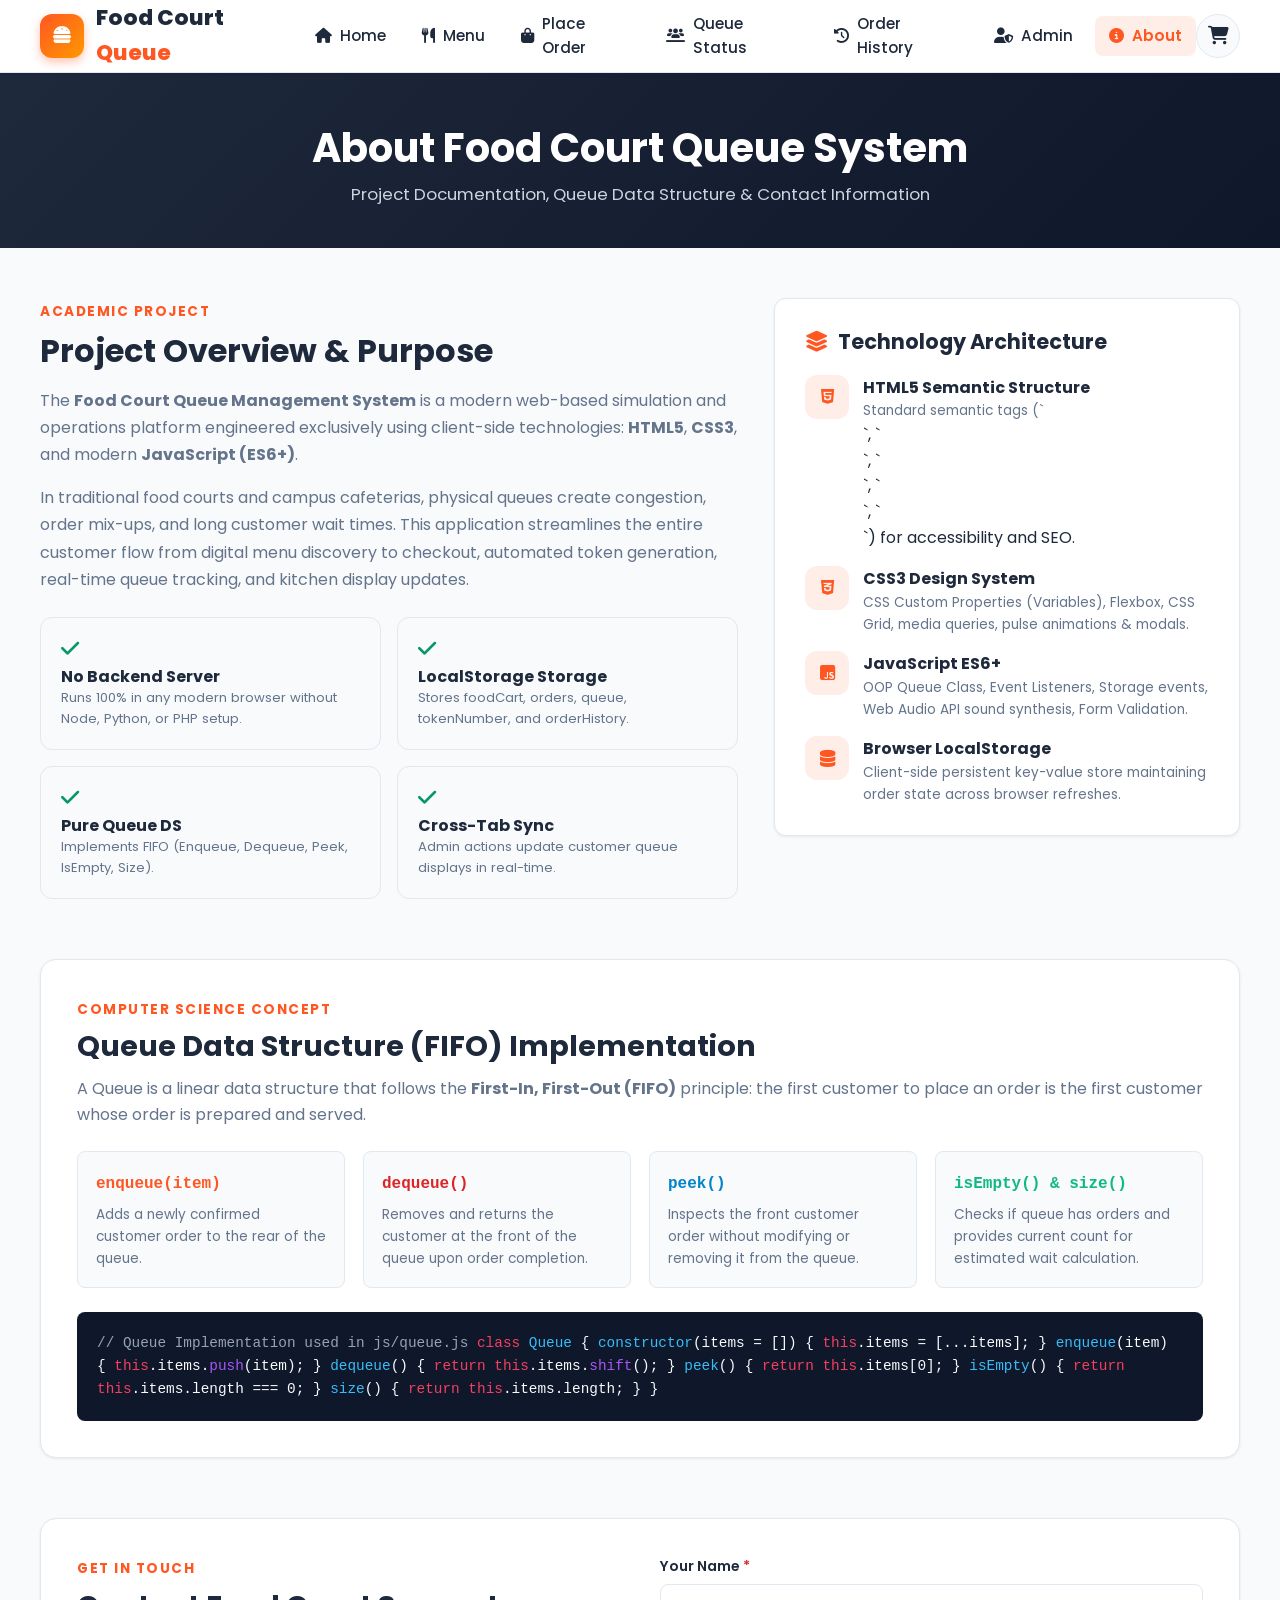
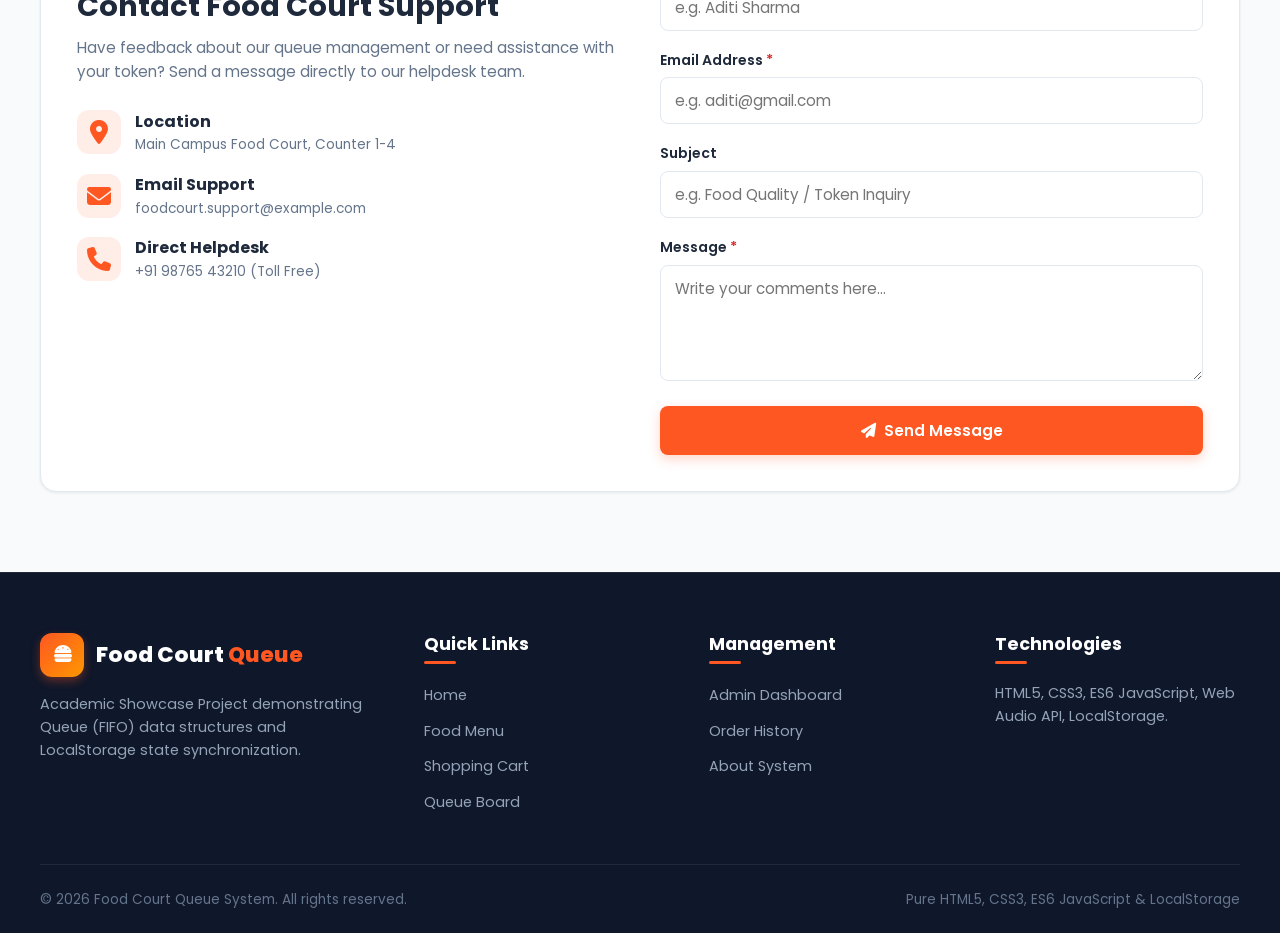
<file: about.html>
<!DOCTYPE html>
<html lang="en">
<head>
    <meta charset="UTF-8">
    <meta name="viewport" content="width=device-width, initial-scale=1.0">
    <title>About & Contact | Food Court Queue System</title>
    <!-- Google Fonts: Poppins -->
    <link rel="preconnect" href="https://fonts.googleapis.com">
    <link rel="preconnect" href="https://fonts.gstatic.com" crossorigin>
    <link href="https://fonts.googleapis.com/css2?family=Poppins:wght@300;400;500;600;700;800;900&display=swap" rel="stylesheet">
    <!-- Font Awesome Icons -->
    <link rel="stylesheet" href="https://cdnjs.cloudflare.com/ajax/libs/font-awesome/6.5.1/css/all.min.css">
    <!-- Custom Stylesheet -->
    <link rel="stylesheet" href="css/style.css">
</head>
<body>

    <!-- Navigation Header -->
    <header class="navbar">
        <div class="container nav-container">
            <a href="index.html" class="logo">
                <div class="logo-icon">
                    <i class="fa-solid fa-burger"></i>
                </div>
                <div>Food Court <span>Queue</span></div>
            </a>

            <nav class="nav-links" id="navLinks">
                <a href="index.html"><i class="fa-solid fa-house"></i> Home</a>
                <a href="menu.html"><i class="fa-solid fa-utensils"></i> Menu</a>
                <a href="cart.html"><i class="fa-solid fa-bag-shopping"></i> Place Order</a>
                <a href="queue.html"><i class="fa-solid fa-users-line"></i> Queue Status</a>
                <a href="history.html"><i class="fa-solid fa-clock-rotate-left"></i> Order History</a>
                <a href="admin.html"><i class="fa-solid fa-user-shield"></i> Admin</a>
                <a href="about.html" class="active"><i class="fa-solid fa-circle-info"></i> About</a>
            </nav>

            <div class="nav-actions">
                <a href="cart.html" class="cart-icon-btn" aria-label="Shopping Cart">
                    <i class="fa-solid fa-cart-shopping"></i>
                    <span class="cart-badge hidden">0</span>
                </a>
                <button class="mobile-menu-btn" id="mobileMenuToggle" aria-label="Toggle navigation">
                    <i class="fa-solid fa-bars"></i>
                </button>
            </div>
        </div>
    </header>

    <!-- Page Header Banner -->
    <section class="menu-page-header">
        <div class="container">
            <h1>About Food Court Queue System</h1>
            <p class="text-muted" style="color: #cbd5e1; font-size: 1.05rem;">Project Documentation, Queue Data Structure &amp; Contact Information</p>
        </div>
    </section>

    <!-- Main Content -->
    <main class="container" style="padding-top: 50px; padding-bottom: 80px;">
        
        <!-- Project Objective & Highlights Grid -->
        <div style="display: grid; grid-template-columns: 1.2fr 0.8fr; gap: 36px; margin-bottom: 60px; align-items: start;">
            
            <!-- Left: Project Narrative -->
            <div>
                <span class="section-tag">Academic Project</span>
                <h2 style="font-size: 2rem; margin-bottom: 16px;">Project Overview &amp; Purpose</h2>
                <p style="color: var(--text-muted); font-size: 1rem; line-height: 1.7; margin-bottom: 16px;">
                    The <strong>Food Court Queue Management System</strong> is a modern web-based simulation and operations platform engineered exclusively using client-side technologies: <strong>HTML5</strong>, <strong>CSS3</strong>, and modern <strong>JavaScript (ES6+)</strong>.
                </p>
                <p style="color: var(--text-muted); font-size: 1rem; line-height: 1.7; margin-bottom: 24px;">
                    In traditional food courts and campus cafeterias, physical queues create congestion, order mix-ups, and long customer wait times. This application streamlines the entire customer flow from digital menu discovery to checkout, automated token generation, real-time queue tracking, and kitchen display updates.
                </p>

                <div class="features-grid" style="grid-template-columns: 1fr 1fr; gap: 16px;">
                    <div class="feature-box" style="padding: 20px;">
                        <i class="fa-solid fa-check text-success" style="font-size: 1.3rem; margin-bottom: 8px;"></i>
                        <h4 style="font-size: 1rem;">No Backend Server</h4>
                        <p style="font-size: 0.82rem;">Runs 100% in any modern browser without Node, Python, or PHP setup.</p>
                    </div>
                    <div class="feature-box" style="padding: 20px;">
                        <i class="fa-solid fa-check text-success" style="font-size: 1.3rem; margin-bottom: 8px;"></i>
                        <h4 style="font-size: 1rem;">LocalStorage Storage</h4>
                        <p style="font-size: 0.82rem;">Stores foodCart, orders, queue, tokenNumber, and orderHistory.</p>
                    </div>
                    <div class="feature-box" style="padding: 20px;">
                        <i class="fa-solid fa-check text-success" style="font-size: 1.3rem; margin-bottom: 8px;"></i>
                        <h4 style="font-size: 1rem;">Pure Queue DS</h4>
                        <p style="font-size: 0.82rem;">Implements FIFO (Enqueue, Dequeue, Peek, IsEmpty, Size).</p>
                    </div>
                    <div class="feature-box" style="padding: 20px;">
                        <i class="fa-solid fa-check text-success" style="font-size: 1.3rem; margin-bottom: 8px;"></i>
                        <h4 style="font-size: 1rem;">Cross-Tab Sync</h4>
                        <p style="font-size: 0.82rem;">Admin actions update customer queue displays in real-time.</p>
                    </div>
                </div>
            </div>

            <!-- Right: Tech Stack Card -->
            <div style="background: #ffffff; border: 1px solid var(--border-color); border-radius: var(--radius-md); padding: 30px; box-shadow: var(--shadow-sm);">
                <h3 style="font-size: 1.3rem; margin-bottom: 20px; display: flex; align-items: center; gap: 10px;">
                    <i class="fa-solid fa-layer-group text-primary"></i> Technology Architecture
                </h3>
                
                <ul style="display: flex; flex-direction: column; gap: 16px;">
                    <li style="display: flex; gap: 14px; align-items: flex-start;">
                        <div class="feature-icon" style="width: 44px; height: 44px; font-size: 1.1rem; flex-shrink: 0; margin-bottom: 0;">
                            <i class="fa-brands fa-html5"></i>
                        </div>
                        <div>
                            <strong>HTML5 Semantic Structure</strong>
                            <p style="font-size: 0.85rem; color: var(--text-muted);">Standard semantic tags (`<header>`, `<main>`, `<section>`, `<nav>`, `<footer>`) for accessibility and SEO.</p>
                        </div>
                    </li>
                    <li style="display: flex; gap: 14px; align-items: flex-start;">
                        <div class="feature-icon" style="width: 44px; height: 44px; font-size: 1.1rem; flex-shrink: 0; margin-bottom: 0;">
                            <i class="fa-brands fa-css3-alt"></i>
                        </div>
                        <div>
                            <strong>CSS3 Design System</strong>
                            <p style="font-size: 0.85rem; color: var(--text-muted);">CSS Custom Properties (Variables), Flexbox, CSS Grid, media queries, pulse animations &amp; modals.</p>
                        </div>
                    </li>
                    <li style="display: flex; gap: 14px; align-items: flex-start;">
                        <div class="feature-icon" style="width: 44px; height: 44px; font-size: 1.1rem; flex-shrink: 0; margin-bottom: 0;">
                            <i class="fa-brands fa-square-js"></i>
                        </div>
                        <div>
                            <strong>JavaScript ES6+</strong>
                            <p style="font-size: 0.85rem; color: var(--text-muted);">OOP Queue Class, Event Listeners, Storage events, Web Audio API sound synthesis, Form Validation.</p>
                        </div>
                    </li>
                    <li style="display: flex; gap: 14px; align-items: flex-start;">
                        <div class="feature-icon" style="width: 44px; height: 44px; font-size: 1.1rem; flex-shrink: 0; margin-bottom: 0;">
                            <i class="fa-solid fa-database"></i>
                        </div>
                        <div>
                            <strong>Browser LocalStorage</strong>
                            <p style="font-size: 0.85rem; color: var(--text-muted);">Client-side persistent key-value store maintaining order state across browser refreshes.</p>
                        </div>
                    </li>
                </ul>
            </div>
        </div>

        <!-- Computer Science Topic: Queue Data Structure Deep Dive -->
        <div style="background: #ffffff; border: 1px solid var(--border-color); border-radius: var(--radius-lg); padding: 36px; box-shadow: var(--shadow-sm); margin-bottom: 60px;">
            <div class="section-header" style="text-align: left; margin-bottom: 24px;">
                <span class="section-tag">Computer Science Concept</span>
                <h2 class="section-title" style="font-size: 1.8rem;">Queue Data Structure (FIFO) Implementation</h2>
                <p class="section-subtitle" style="margin: 0; max-width: 100%;">
                    A Queue is a linear data structure that follows the <strong>First-In, First-Out (FIFO)</strong> principle: the first customer to place an order is the first customer whose order is prepared and served.
                </p>
            </div>

            <div style="display: grid; grid-template-columns: repeat(auto-fit, minmax(220px, 1fr)); gap: 18px; margin: 24px 0;">
                <div style="background: var(--light-bg); border: 1px solid var(--border-color); border-radius: var(--radius-sm); padding: 18px;">
                    <strong style="color: var(--primary); font-family: monospace; font-size: 1rem;">enqueue(item)</strong>
                    <p style="font-size: 0.85rem; color: var(--text-muted); margin-top: 6px;">Adds a newly confirmed customer order to the rear of the queue.</p>
                </div>
                <div style="background: var(--light-bg); border: 1px solid var(--border-color); border-radius: var(--radius-sm); padding: 18px;">
                    <strong style="color: var(--status-cancelled); font-family: monospace; font-size: 1rem;">dequeue()</strong>
                    <p style="font-size: 0.85rem; color: var(--text-muted); margin-top: 6px;">Removes and returns the customer at the front of the queue upon order completion.</p>
                </div>
                <div style="background: var(--light-bg); border: 1px solid var(--border-color); border-radius: var(--radius-sm); padding: 18px;">
                    <strong style="color: #0284c7; font-family: monospace; font-size: 1rem;">peek()</strong>
                    <p style="font-size: 0.85rem; color: var(--text-muted); margin-top: 6px;">Inspects the front customer order without modifying or removing it from the queue.</p>
                </div>
                <div style="background: var(--light-bg); border: 1px solid var(--border-color); border-radius: var(--radius-sm); padding: 18px;">
                    <strong style="color: #10b981; font-family: monospace; font-size: 1rem;">isEmpty() &amp; size()</strong>
                    <p style="font-size: 0.85rem; color: var(--text-muted); margin-top: 6px;">Checks if queue has orders and provides current count for estimated wait calculation.</p>
                </div>
            </div>

            <div style="background: #0f172a; color: #f8fafc; border-radius: var(--radius-sm); padding: 20px; font-family: monospace; font-size: 0.9rem; overflow-x: auto;">
<span style="color: #94a3b8;">// Queue Implementation used in js/queue.js</span>
<span style="color: #f43f5e;">class</span> <span style="color: #38bdf8;">Queue</span> {
    <span style="color: #38bdf8;">constructor</span>(items = []) { <span style="color: #f43f5e;">this</span>.items = [...items]; }
    <span style="color: #38bdf8;">enqueue</span>(item)  { <span style="color: #f43f5e;">this</span>.items.<span style="color: #a855f7;">push</span>(item); }
    <span style="color: #38bdf8;">dequeue</span>()      { <span style="color: #f43f5e;">return this</span>.items.<span style="color: #a855f7;">shift</span>(); }
    <span style="color: #38bdf8;">peek</span>()         { <span style="color: #f43f5e;">return this</span>.items[0]; }
    <span style="color: #38bdf8;">isEmpty</span>()      { <span style="color: #f43f5e;">return this</span>.items.length === 0; }
    <span style="color: #38bdf8;">size</span>()         { <span style="color: #f43f5e;">return this</span>.items.length; }
}
            </div>
        </div>

        <!-- Contact & Feedback Section -->
        <div id="contact" style="background: #ffffff; border: 1px solid var(--border-color); border-radius: var(--radius-lg); padding: 36px; box-shadow: var(--shadow-sm);">
            <div style="display: grid; grid-template-columns: 1fr 1fr; gap: 40px; align-items: start;">
                <div>
                    <span class="section-tag">Get In Touch</span>
                    <h2 style="font-size: 1.8rem; margin-bottom: 12px;">Contact Food Court Support</h2>
                    <p style="color: var(--text-muted); font-size: 0.95rem; line-height: 1.6; margin-bottom: 24px;">
                        Have feedback about our queue management or need assistance with your token? Send a message directly to our helpdesk team.
                    </p>

                    <div style="display: flex; flex-direction: column; gap: 16px;">
                        <div style="display: flex; gap: 14px; align-items: center;">
                            <div class="feature-icon" style="width: 44px; height: 44px; margin-bottom: 0;">
                                <i class="fa-solid fa-location-dot"></i>
                            </div>
                            <div>
                                <strong>Location</strong>
                                <p style="font-size: 0.85rem; color: var(--text-muted);">Main Campus Food Court, Counter 1-4</p>
                            </div>
                        </div>
                        <div style="display: flex; gap: 14px; align-items: center;">
                            <div class="feature-icon" style="width: 44px; height: 44px; margin-bottom: 0;">
                                <i class="fa-solid fa-envelope"></i>
                            </div>
                            <div>
                                <strong>Email Support</strong>
                                <p style="font-size: 0.85rem; color: var(--text-muted);">foodcourt.support@example.com</p>
                            </div>
                        </div>
                        <div style="display: flex; gap: 14px; align-items: center;">
                            <div class="feature-icon" style="width: 44px; height: 44px; margin-bottom: 0;">
                                <i class="fa-solid fa-phone"></i>
                            </div>
                            <div>
                                <strong>Direct Helpdesk</strong>
                                <p style="font-size: 0.85rem; color: var(--text-muted);">+91 98765 43210 (Toll Free)</p>
                            </div>
                        </div>
                    </div>
                </div>

                <!-- Contact Form -->
                <div>
                    <form id="contactForm" novalidate>
                        <div class="form-group">
                            <label for="contactName" class="form-label">Your Name <span class="text-danger">*</span></label>
                            <input type="text" id="contactName" class="form-control" placeholder="e.g. Aditi Sharma" required>
                        </div>
                        <div class="form-group">
                            <label for="contactEmail" class="form-label">Email Address <span class="text-danger">*</span></label>
                            <input type="email" id="contactEmail" class="form-control" placeholder="e.g. aditi@gmail.com" required>
                        </div>
                        <div class="form-group">
                            <label for="contactSubject" class="form-label">Subject</label>
                            <input type="text" id="contactSubject" class="form-control" placeholder="e.g. Food Quality / Token Inquiry">
                        </div>
                        <div class="form-group">
                            <label for="contactMessage" class="form-label">Message <span class="text-danger">*</span></label>
                            <textarea id="contactMessage" rows="4" class="form-control" placeholder="Write your comments here..." required></textarea>
                        </div>
                        <button type="submit" class="btn btn-primary btn-block" style="padding: 12px;">
                            <i class="fa-solid fa-paper-plane"></i> Send Message
                        </button>
                    </form>
                </div>
            </div>
        </div>

    </main>

    <!-- Footer -->
    <footer class="footer">
        <div class="container">
            <div class="footer-grid">
                <div class="footer-col">
                    <div class="logo" style="margin-bottom: 16px;">
                        <div class="logo-icon"><i class="fa-solid fa-burger"></i></div>
                        <div style="color: #ffffff;">Food Court <span style="color: var(--primary);">Queue</span></div>
                    </div>
                    <p>Academic Showcase Project demonstrating Queue (FIFO) data structures and LocalStorage state synchronization.</p>
                </div>
                <div class="footer-col">
                    <h4>Quick Links</h4>
                    <ul class="footer-links">
                        <li><a href="index.html">Home</a></li>
                        <li><a href="menu.html">Food Menu</a></li>
                        <li><a href="cart.html">Shopping Cart</a></li>
                        <li><a href="queue.html">Queue Board</a></li>
                    </ul>
                </div>
                <div class="footer-col">
                    <h4>Management</h4>
                    <ul class="footer-links">
                        <li><a href="admin.html">Admin Dashboard</a></li>
                        <li><a href="history.html">Order History</a></li>
                        <li><a href="about.html">About System</a></li>
                    </ul>
                </div>
                <div class="footer-col">
                    <h4>Technologies</h4>
                    <p>HTML5, CSS3, ES6 JavaScript, Web Audio API, LocalStorage.</p>
                </div>
            </div>

            <div class="footer-bottom">
                <div>&copy; 2026 Food Court Queue System. All rights reserved.</div>
                <div>Pure HTML5, CSS3, ES6 JavaScript &amp; LocalStorage</div>
            </div>
        </div>
    </footer>

    <!-- Toast Notification Container -->
    <div id="toastContainer" class="toast-container"></div>

    <!-- Scripts -->
    <script src="js/storage.js"></script>
    <script src="js/queue.js"></script>
    <script src="js/app.js"></script>
    <script>
        document.addEventListener('DOMContentLoaded', () => {
            const form = document.getElementById('contactForm');
            if (form) {
                form.addEventListener('submit', (e) => {
                    e.preventDefault();
                    const name = document.getElementById('contactName').value.trim();
                    const email = document.getElementById('contactEmail').value.trim();
                    const msg = document.getElementById('contactMessage').value.trim();

                    if (!name || !email || !msg) {
                        App.showToast('Please fill out all required fields', 'warning');
                        return;
                    }

                    App.showToast(`Thank you, ${name}! Your message has been received.`, 'success');
                    form.reset();
                });
            }
        });
    </script>
</body>
</html>
</file>
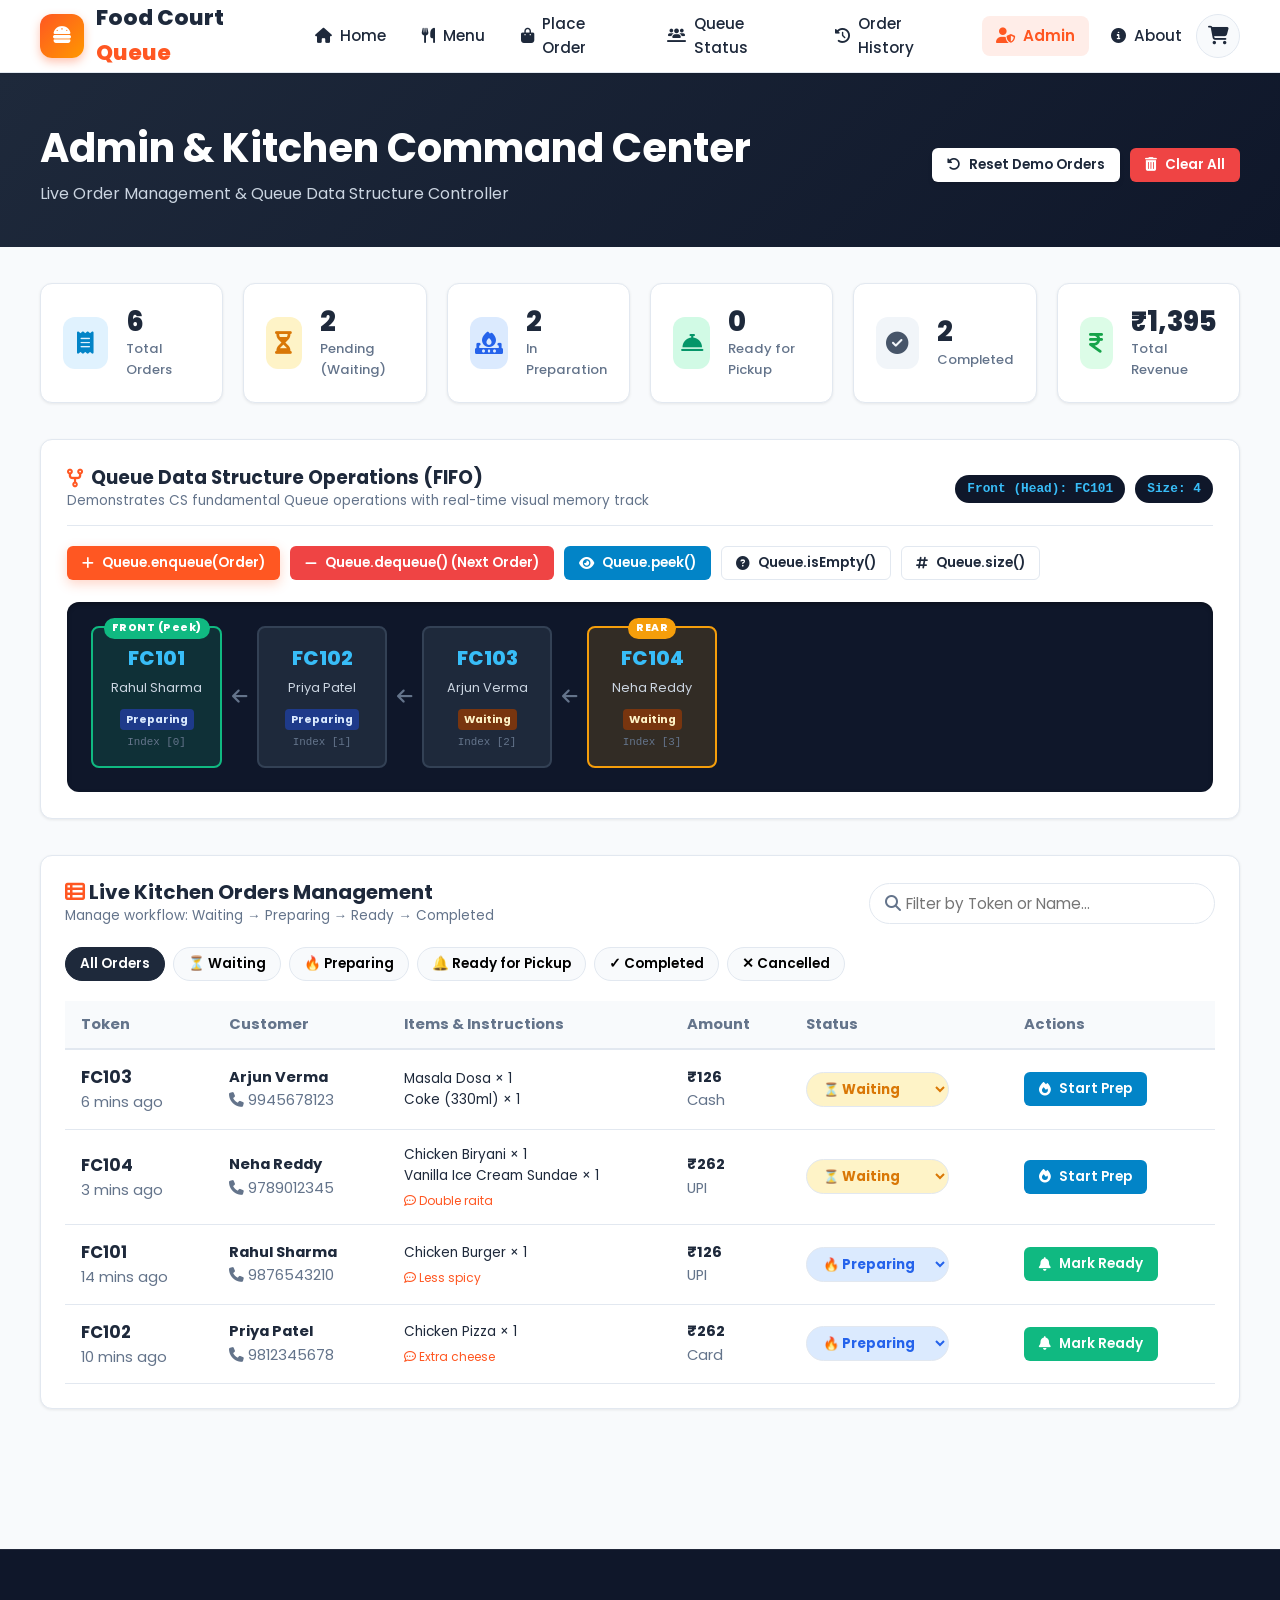
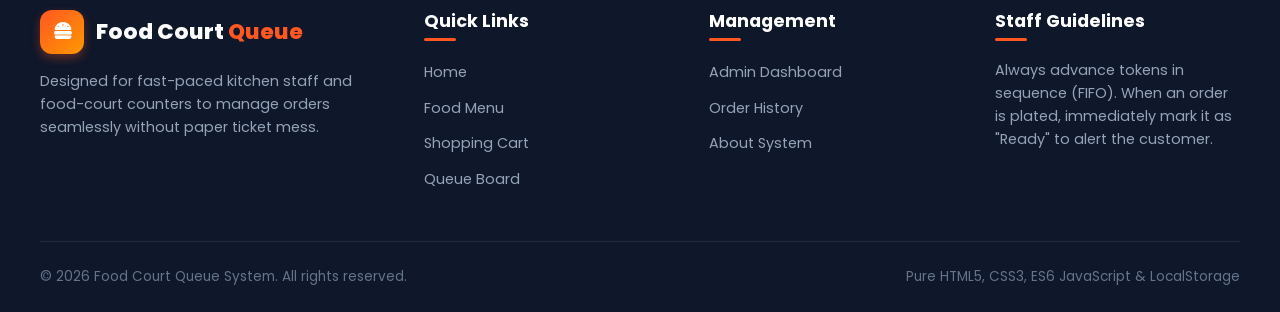
<file: admin.html>
<!DOCTYPE html>
<html lang="en">
<head>
    <meta charset="UTF-8">
    <meta name="viewport" content="width=device-width, initial-scale=1.0">
    <title>Staff Admin Dashboard | Food Court Queue System</title>
    <!-- Google Fonts: Poppins -->
    <link rel="preconnect" href="https://fonts.googleapis.com">
    <link rel="preconnect" href="https://fonts.gstatic.com" crossorigin>
    <link href="https://fonts.googleapis.com/css2?family=Poppins:wght@300;400;500;600;700;800;900&display=swap" rel="stylesheet">
    <!-- Font Awesome Icons -->
    <link rel="stylesheet" href="https://cdnjs.cloudflare.com/ajax/libs/font-awesome/6.5.1/css/all.min.css">
    <!-- Custom Stylesheet -->
    <link rel="stylesheet" href="css/style.css">
</head>
<body>

    <!-- Navigation Header -->
    <header class="navbar">
        <div class="container nav-container">
            <a href="index.html" class="logo">
                <div class="logo-icon">
                    <i class="fa-solid fa-burger"></i>
                </div>
                <div>Food Court <span>Queue</span></div>
            </a>

            <nav class="nav-links" id="navLinks">
                <a href="index.html"><i class="fa-solid fa-house"></i> Home</a>
                <a href="menu.html"><i class="fa-solid fa-utensils"></i> Menu</a>
                <a href="cart.html"><i class="fa-solid fa-bag-shopping"></i> Place Order</a>
                <a href="queue.html"><i class="fa-solid fa-users-line"></i> Queue Status</a>
                <a href="history.html"><i class="fa-solid fa-clock-rotate-left"></i> Order History</a>
                <a href="admin.html" class="active"><i class="fa-solid fa-user-shield"></i> Admin</a>
                <a href="about.html"><i class="fa-solid fa-circle-info"></i> About</a>
            </nav>

            <div class="nav-actions">
                <a href="cart.html" class="cart-icon-btn" aria-label="Shopping Cart">
                    <i class="fa-solid fa-cart-shopping"></i>
                    <span class="cart-badge hidden">0</span>
                </a>
                <button class="mobile-menu-btn" id="mobileMenuToggle" aria-label="Toggle navigation">
                    <i class="fa-solid fa-bars"></i>
                </button>
            </div>
        </div>
    </header>

    <!-- Page Header Banner -->
    <section class="menu-page-header">
        <div class="container">
            <div style="display: flex; justify-content: space-between; align-items: center; flex-wrap: wrap; gap: 16px;">
                <div style="text-align: left;">
                    <h1>Admin &amp; Kitchen Command Center</h1>
                    <p class="text-muted" style="color: #cbd5e1; font-size: 1rem;">Live Order Management &amp; Queue Data Structure Controller</p>
                </div>
                <div style="display: flex; gap: 10px;">
                    <button type="button" class="btn btn-sm btn-white" id="resetDemoBtn" title="Reset sample orders">
                        <i class="fa-solid fa-rotate-left"></i> Reset Demo Orders
                    </button>
                    <button type="button" class="btn btn-sm btn-danger" id="clearAllOrdersBtn" title="Clear all orders">
                        <i class="fa-solid fa-trash-can"></i> Clear All
                    </button>
                </div>
            </div>
        </div>
    </section>

    <!-- Admin Dashboard Main Section -->
    <main class="container" id="adminDashboardSection" style="padding-top: 36px; padding-bottom: 80px;">

        <!-- Section 8 Requirement: Statistics Cards -->
        <div class="admin-stats-grid">
            <div class="stat-card">
                <div class="stat-icon total"><i class="fa-solid fa-receipt"></i></div>
                <div class="stat-info">
                    <div class="stat-val" id="statTotalOrders">0</div>
                    <div class="stat-label">Total Orders</div>
                </div>
            </div>

            <div class="stat-card">
                <div class="stat-icon waiting"><i class="fa-solid fa-hourglass-half"></i></div>
                <div class="stat-info">
                    <div class="stat-val" id="statPendingOrders">0</div>
                    <div class="stat-label">Pending (Waiting)</div>
                </div>
            </div>

            <div class="stat-card">
                <div class="stat-icon preparing"><i class="fa-solid fa-fire-burner"></i></div>
                <div class="stat-info">
                    <div class="stat-val" id="statPreparingOrders">0</div>
                    <div class="stat-label">In Preparation</div>
                </div>
            </div>

            <div class="stat-card">
                <div class="stat-icon ready"><i class="fa-solid fa-bell-concierge"></i></div>
                <div class="stat-info">
                    <div class="stat-val" id="statReadyOrders">0</div>
                    <div class="stat-label">Ready for Pickup</div>
                </div>
            </div>

            <div class="stat-card">
                <div class="stat-icon completed"><i class="fa-solid fa-circle-check"></i></div>
                <div class="stat-info">
                    <div class="stat-val" id="statCompletedOrders">0</div>
                    <div class="stat-label">Completed</div>
                </div>
            </div>

            <div class="stat-card">
                <div class="stat-icon revenue"><i class="fa-solid fa-indian-rupee-sign"></i></div>
                <div class="stat-info">
                    <div class="stat-val" id="statTotalRevenue">₹0</div>
                    <div class="stat-label">Total Revenue</div>
                </div>
            </div>
        </div>

        <!-- Section 9 Requirement: Interactive Queue Operations & Data Structure Visualizer -->
        <div class="queue-visualizer-card">
            <div class="visualizer-header">
                <div>
                    <h3 style="display: flex; align-items: center; gap: 8px;">
                        <i class="fa-solid fa-code-fork text-primary"></i> Queue Data Structure Operations (FIFO)
                    </h3>
                    <p class="text-muted" style="font-size: 0.85rem;">Demonstrates CS fundamental Queue operations with real-time visual memory track</p>
                </div>
                <div class="visualizer-badges">
                    <span class="code-badge" id="visualizerFrontToken">Front (Head): FC101</span>
                    <span class="code-badge" id="visualizerSizeBadge">Size: 4</span>
                </div>
            </div>

            <!-- Queue Operations Controls -->
            <div class="visualizer-actions-bar">
                <button type="button" class="btn btn-sm btn-primary" id="btnQueueEnqueue">
                    <i class="fa-solid fa-plus"></i> Queue.enqueue(Order)
                </button>
                <button type="button" class="btn btn-sm btn-danger" id="btnQueueDequeue">
                    <i class="fa-solid fa-minus"></i> Queue.dequeue() (Next Order)
                </button>
                <button type="button" class="btn btn-sm btn-info" id="btnQueuePeek">
                    <i class="fa-solid fa-eye"></i> Queue.peek()
                </button>
                <button type="button" class="btn btn-sm btn-outline" id="btnQueueIsEmpty">
                    <i class="fa-solid fa-circle-question"></i> Queue.isEmpty()
                </button>
                <button type="button" class="btn btn-sm btn-outline" id="btnQueueSize">
                    <i class="fa-solid fa-hashtag"></i> Queue.size()
                </button>
            </div>

            <!-- Visual FIFO Memory Track -->
            <div class="queue-track-container" id="queueVisualizerTrack">
                <!-- Rendered dynamically by admin.js -->
            </div>
        </div>

        <!-- Section 8 Requirement: Order Management Table -->
        <div class="admin-table-card">
            <div class="admin-table-toolbar">
                <div>
                    <h3 style="font-size: 1.25rem;"><i class="fa-solid fa-table-list text-primary"></i> Live Kitchen Orders Management</h3>
                    <p class="text-muted" style="font-size: 0.85rem;">Manage workflow: Waiting &rarr; Preparing &rarr; Ready &rarr; Completed</p>
                </div>

                <div style="display: flex; gap: 12px; flex-wrap: wrap;">
                    <div class="search-input-box" style="min-width: 200px;">
                        <i class="fa-solid fa-magnifying-glass"></i>
                        <input type="text" id="adminOrderSearch" placeholder="Filter by Token or Name..." style="padding: 8px 14px 8px 36px;">
                    </div>
                </div>
            </div>

            <!-- Status Filter Tabs -->
            <div class="filter-tabs-wrapper" style="margin-bottom: 20px;">
                <button class="admin-filter-tab active" data-status="All">All Orders</button>
                <button class="admin-filter-tab" data-status="Waiting">⏳ Waiting</button>
                <button class="admin-filter-tab" data-status="Preparing">🔥 Preparing</button>
                <button class="admin-filter-tab" data-status="Ready">🔔 Ready for Pickup</button>
                <button class="admin-filter-tab" data-status="Completed">✓ Completed</button>
                <button class="admin-filter-tab" data-status="Cancelled">✕ Cancelled</button>
            </div>

            <!-- Orders Table -->
            <div class="table-responsive">
                <table class="admin-table">
                    <thead>
                        <tr>
                            <th>Token</th>
                            <th>Customer</th>
                            <th>Items &amp; Instructions</th>
                            <th>Amount</th>
                            <th>Status</th>
                            <th>Actions</th>
                        </tr>
                    </thead>
                    <tbody id="adminOrdersTableBody">
                        <!-- Populated dynamically by admin.js -->
                    </tbody>
                </table>
            </div>
        </div>

    </main>

    <!-- Footer -->
    <footer class="footer">
        <div class="container">
            <div class="footer-grid">
                <div class="footer-col">
                    <div class="logo" style="margin-bottom: 16px;">
                        <div class="logo-icon"><i class="fa-solid fa-burger"></i></div>
                        <div style="color: #ffffff;">Food Court <span style="color: var(--primary);">Queue</span></div>
                    </div>
                    <p>Designed for fast-paced kitchen staff and food-court counters to manage orders seamlessly without paper ticket mess.</p>
                </div>
                <div class="footer-col">
                    <h4>Quick Links</h4>
                    <ul class="footer-links">
                        <li><a href="index.html">Home</a></li>
                        <li><a href="menu.html">Food Menu</a></li>
                        <li><a href="cart.html">Shopping Cart</a></li>
                        <li><a href="queue.html">Queue Board</a></li>
                    </ul>
                </div>
                <div class="footer-col">
                    <h4>Management</h4>
                    <ul class="footer-links">
                        <li><a href="admin.html">Admin Dashboard</a></li>
                        <li><a href="history.html">Order History</a></li>
                        <li><a href="about.html">About System</a></li>
                    </ul>
                </div>
                <div class="footer-col">
                    <h4>Staff Guidelines</h4>
                    <p>Always advance tokens in sequence (FIFO). When an order is plated, immediately mark it as "Ready" to alert the customer.</p>
                </div>
            </div>

            <div class="footer-bottom">
                <div>&copy; 2026 Food Court Queue System. All rights reserved.</div>
                <div>Pure HTML5, CSS3, ES6 JavaScript &amp; LocalStorage</div>
            </div>
        </div>
    </footer>

    <!-- Toast Notification Container -->
    <div id="toastContainer" class="toast-container"></div>

    <!-- Scripts -->
    <script src="js/storage.js"></script>
    <script src="js/queue.js"></script>
    <script src="js/app.js"></script>
    <script src="js/admin.js"></script>
</body>
</html>
</file>
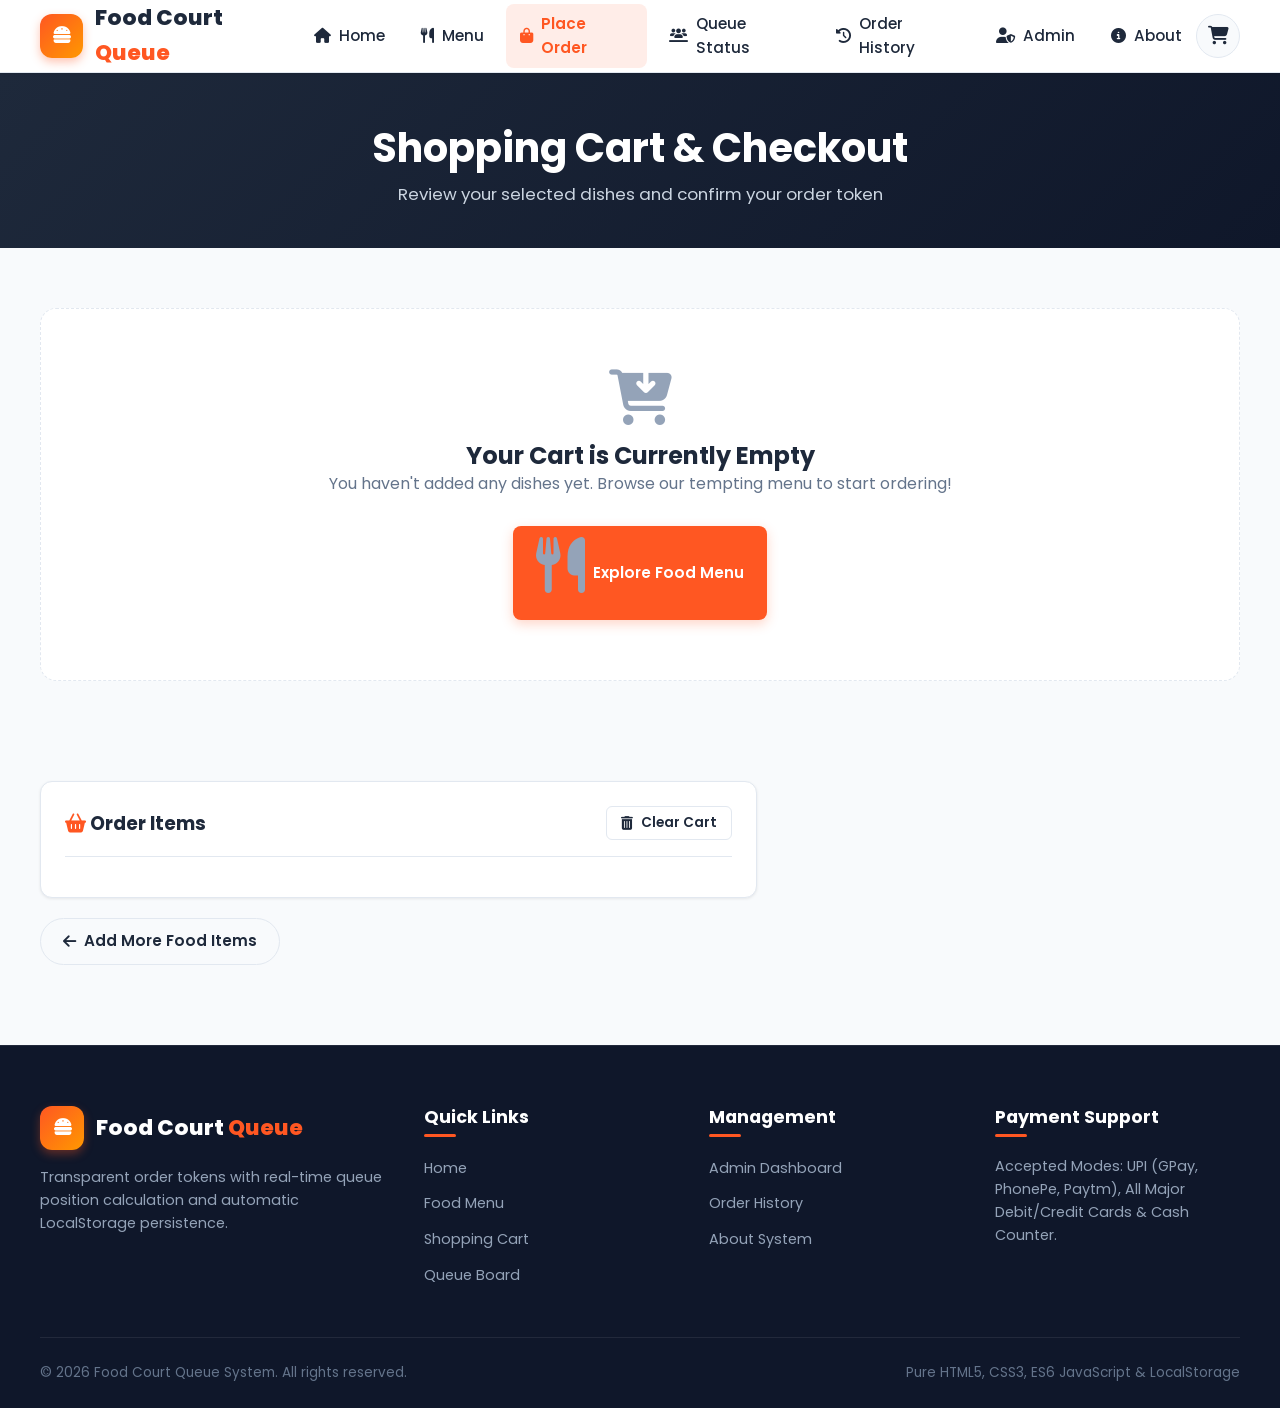
<file: cart.html>
<!DOCTYPE html>
<html lang="en">
<head>
    <meta charset="UTF-8">
    <meta name="viewport" content="width=device-width, initial-scale=1.0">
    <title>Shopping Cart & Checkout | Food Court Queue System</title>
    <!-- Google Fonts: Poppins -->
    <link rel="preconnect" href="https://fonts.googleapis.com">
    <link rel="preconnect" href="https://fonts.gstatic.com" crossorigin>
    <link href="https://fonts.googleapis.com/css2?family=Poppins:wght@300;400;500;600;700;800;900&display=swap" rel="stylesheet">
    <!-- Font Awesome Icons -->
    <link rel="stylesheet" href="https://cdnjs.cloudflare.com/ajax/libs/font-awesome/6.5.1/css/all.min.css">
    <!-- Custom Stylesheet -->
    <link rel="stylesheet" href="css/style.css">
</head>
<body>

    <!-- Navigation Header -->
    <header class="navbar">
        <div class="container nav-container">
            <a href="index.html" class="logo">
                <div class="logo-icon">
                    <i class="fa-solid fa-burger"></i>
                </div>
                <div>Food Court <span>Queue</span></div>
            </a>

            <nav class="nav-links" id="navLinks">
                <a href="index.html"><i class="fa-solid fa-house"></i> Home</a>
                <a href="menu.html"><i class="fa-solid fa-utensils"></i> Menu</a>
                <a href="cart.html" class="active"><i class="fa-solid fa-bag-shopping"></i> Place Order</a>
                <a href="queue.html"><i class="fa-solid fa-users-line"></i> Queue Status</a>
                <a href="history.html"><i class="fa-solid fa-clock-rotate-left"></i> Order History</a>
                <a href="admin.html"><i class="fa-solid fa-user-shield"></i> Admin</a>
                <a href="about.html"><i class="fa-solid fa-circle-info"></i> About</a>
            </nav>

            <div class="nav-actions">
                <a href="cart.html" class="cart-icon-btn" aria-label="Shopping Cart">
                    <i class="fa-solid fa-cart-shopping"></i>
                    <span class="cart-badge hidden">0</span>
                </a>
                <button class="mobile-menu-btn" id="mobileMenuToggle" aria-label="Toggle navigation">
                    <i class="fa-solid fa-bars"></i>
                </button>
            </div>
        </div>
    </header>

    <!-- Page Header Banner -->
    <section class="menu-page-header">
        <div class="container">
            <h1>Shopping Cart &amp; Checkout</h1>
            <p class="text-muted" style="color: #cbd5e1; font-size: 1.05rem;">Review your selected dishes and confirm your order token</p>
        </div>
    </section>

    <!-- Main Cart Content -->
    <main class="container" id="cartPageSection">
        
        <!-- Empty Cart State -->
        <div id="emptyCartState" class="empty-state" style="display: none; margin: 60px 0;">
            <i class="fa-solid fa-cart-arrow-down"></i>
            <h2>Your Cart is Currently Empty</h2>
            <p>You haven't added any dishes yet. Browse our tempting menu to start ordering!</p>
            <a href="menu.html" class="btn btn-primary" style="margin-top: 10px;">
                <i class="fa-solid fa-utensils"></i> Explore Food Menu
            </a>
        </div>

        <!-- Cart Layout: Items & Checkout Form -->
        <div class="cart-layout-grid" id="cartContentWrapper">
            
            <!-- Left Column: Cart Items List -->
            <div>
                <div class="cart-items-box">
                    <div class="cart-header-row">
                        <h3><i class="fa-solid fa-basket-shopping text-primary"></i> Order Items</h3>
                        <button type="button" class="btn btn-sm btn-outline" id="clearCartBtn">
                            <i class="fa-solid fa-trash-can"></i> Clear Cart
                        </button>
                    </div>

                    <div id="cartItemsList">
                        <!-- Populated dynamically by cart.js -->
                    </div>
                </div>

                <div style="margin-top: 20px;">
                    <a href="menu.html" class="btn btn-outline" style="border-radius: var(--radius-full);">
                        <i class="fa-solid fa-arrow-left"></i> Add More Food Items
                    </a>
                </div>
            </div>

            <!-- Right Column: Customer Details & Order Summary -->
            <div>
                <!-- Customer Details Form Card -->
                <div class="checkout-card" id="checkoutSection">
                    <h3><i class="fa-regular fa-user text-primary"></i> Customer Information</h3>
                    <form id="checkoutForm" novalidate>
                        <div class="form-group">
                            <label for="customerName" class="form-label">Full Name <span class="text-danger">*</span></label>
                            <input type="text" id="customerName" class="form-control" placeholder="e.g. Rahul Sharma" required>
                        </div>

                        <div class="form-group">
                            <label for="customerPhone" class="form-label">Mobile Number <span class="text-danger">*</span></label>
                            <input type="tel" id="customerPhone" class="form-control" placeholder="e.g. 9876543210" maxlength="10" required>
                            <small class="text-muted">Used for SMS/token pickup alerts</small>
                        </div>

                        <div class="form-group">
                            <label for="customerNotes" class="form-label">Cooking Instructions (Optional)</label>
                            <input type="text" id="customerNotes" class="form-control" placeholder="e.g. Less spicy, extra sauce, double spoons">
                        </div>

                        <!-- Payment Methods Selection -->
                        <div class="form-group">
                            <label class="form-label">Select Payment Method <span class="text-danger">*</span></label>
                            <div class="payment-methods-grid">
                                <label class="payment-radio-label">
                                    <input type="radio" name="paymentMethod" value="UPI" checked>
                                    <i class="fa-solid fa-qrcode"></i>
                                    <span>UPI / GPay</span>
                                </label>
                                <label class="payment-radio-label">
                                    <input type="radio" name="paymentMethod" value="Card">
                                    <i class="fa-regular fa-credit-card"></i>
                                    <span>Debit/Card</span>
                                </label>
                                <label class="payment-radio-label">
                                    <input type="radio" name="paymentMethod" value="Cash">
                                    <i class="fa-solid fa-money-bill-wave"></i>
                                    <span>Cash Counter</span>
                                </label>
                            </div>
                        </div>

                        <!-- PhonePe UPI QR Scanner Card -->
                        <div id="upiScannerBox" class="upi-scanner-container">
                            <div class="upi-scanner-card">
                                <div class="upi-scanner-header">
                                    <div class="phonepe-brand">
                                        <span class="phonepe-logo-icon">पे</span>
                                        <span>PhonePe</span>
                                    </div>
                                    <span class="upi-accepted-tag">ACCEPTED HERE</span>
                                </div>

                                <div class="upi-qr-image-wrapper">
                                    <img src="assets/images/upi_qr.jpg" alt="PhonePe UPI QR Scanner - Akula Praveen" class="upi-qr-img">
                                </div>

                                <div class="upi-payee-info">
                                    <div class="payee-name">AKULA PRAVEEN</div>
                                    <p class="payee-desc">Scan &amp; Pay using PhonePe, Google Pay, Paytm, or any UPI App</p>
                                    <div class="upi-amount-pill">
                                        <span>Pay Amount:</span>
                                        <strong id="upiPayAmountDisplay">₹0</strong>
                                    </div>
                                </div>

                                <div class="upi-utr-input-box">
                                    <label for="upiUtrNumber">UPI Reference / UTR Number (Optional)</label>
                                    <input type="text" id="upiUtrNumber" placeholder="e.g. 428192837192 (12 digits)" maxlength="16">
                                </div>
                            </div>
                        </div>

                        <!-- Card Payment Info Box -->
                        <div id="cardPaymentBox" class="card-tip-box" style="display: none;">
                            <i class="fa-regular fa-credit-card text-primary" style="font-size: 1.3rem;"></i>
                            <div>
                                <strong>Card Payment at Counter</strong>
                                <p style="font-size: 0.8rem; margin: 0; color: #64748b;">Present your token at Counter 1 and tap/swipe your Debit or Credit Card at the POS machine.</p>
                            </div>
                        </div>

                        <!-- Cash Payment Info Box -->
                        <div id="cashPaymentBox" class="cash-tip-box" style="display: none;">
                            <i class="fa-solid fa-money-bill-wave text-success" style="font-size: 1.3rem;"></i>
                            <div>
                                <strong>Cash Counter Payment</strong>
                                <p style="font-size: 0.8rem; margin: 0; color: #64748b;">Pay cash directly at Counter 1 when collecting your freshly prepared food order.</p>
                            </div>
                        </div>

                        <!-- Order Summary Box inside Checkout -->
                        <div class="summary-card" id="cartSummaryCard" style="border: 1px dashed var(--border-color); background: var(--light-bg); margin: 24px 0 20px;">
                            <div class="summary-row">
                                <span>Items (<span id="summaryItemCount">0 items</span>):</span>
                                <span id="summarySubtotal">₹0</span>
                            </div>
                            <div class="summary-row">
                                <span>GST &amp; Taxes (5%):</span>
                                <span id="summaryGst">₹0</span>
                            </div>
                            <div class="summary-row total-row">
                                <span>Grand Total:</span>
                                <strong id="summaryTotal">₹0</strong>
                            </div>
                        </div>

                        <button type="submit" class="btn btn-primary btn-block" style="padding: 14px; font-size: 1.05rem;">
                            <i class="fa-solid fa-check-to-slot"></i> Place Order &amp; Generate Token
                        </button>
                    </form>
                </div>
            </div>

        </div>
    </main>

    <!-- Order Confirmed Modal (Section 6 Requirement) -->
    <div id="orderConfirmedModal" class="modal-overlay">
        <div class="modal-dialog">
            <div class="modal-header">
                <h3 style="color: var(--status-ready);"><i class="fa-solid fa-circle-check"></i> ORDER CONFIRMED</h3>
                <button type="button" class="modal-close-btn" data-modal-close aria-label="Close modal">&times;</button>
            </div>
            <div class="modal-body">
                <div class="confirm-token-box">
                    <div class="label">YOUR TOKEN NUMBER</div>
                    <div class="confirm-token-badge" id="confirmedTokenNumber">#FC105</div>
                    <div style="font-size: 0.95rem;">Please keep this token handy for pickup</div>
                </div>

                <div class="confirm-meta-grid">
                    <div class="confirm-meta-item">
                        <span class="label">Customer Name</span>
                        <span class="val" id="confirmedCustomerName">Praveen</span>
                    </div>
                    <div class="confirm-meta-item">
                        <span class="label">Queue Position</span>
                        <span class="val text-primary" id="confirmedQueuePosition">#4</span>
                    </div>
                    <div class="confirm-meta-item">
                        <span class="label">Est. Waiting Time</span>
                        <span class="val" id="confirmedEstTime">20 Minutes</span>
                    </div>
                    <div class="confirm-meta-item">
                        <span class="label">Initial Status</span>
                        <span class="val text-warning" id="confirmedStatus">Waiting</span>
                    </div>
                </div>

                <div class="confirm-items-box">
                    <h4 style="font-size: 0.9rem; margin-bottom: 8px;">Order Summary</h4>
                    <ul id="confirmedItemsList" style="list-style: none;">
                        <!-- Items rendered dynamically -->
                    </ul>
                    <div style="display: flex; justify-content: space-between; border-top: 1px solid var(--border-color); padding-top: 8px; margin-top: 8px; font-weight: bold;">
                        <span>Total Paid (<span id="confirmedPayment">UPI</span>):</span>
                        <span id="confirmedTotalAmount" style="color: var(--primary);">₹0</span>
                    </div>
                </div>

                <div style="text-align: center; margin-top: 20px;">
                    <p class="text-muted" style="font-size: 0.85rem; margin-bottom: 16px;">
                        <i class="fa-solid fa-circle-info"></i> Your order has been added to the Kitchen Queue (FIFO). You can track live preparation status anytime.
                    </p>
                    <div style="display: flex; gap: 12px; justify-content: center;">
                        <button type="button" class="btn btn-primary" id="modalViewQueueBtn">
                            <i class="fa-solid fa-users-line"></i> Track in Queue
                        </button>
                        <a href="menu.html" class="btn btn-outline">
                            <i class="fa-solid fa-plus"></i> Order More
                        </a>
                    </div>
                </div>
            </div>
        </div>
    </div>

    <!-- Footer -->
    <footer class="footer">
        <div class="container">
            <div class="footer-grid">
                <div class="footer-col">
                    <div class="logo" style="margin-bottom: 16px;">
                        <div class="logo-icon"><i class="fa-solid fa-burger"></i></div>
                        <div style="color: #ffffff;">Food Court <span style="color: var(--primary);">Queue</span></div>
                    </div>
                    <p>Transparent order tokens with real-time queue position calculation and automatic LocalStorage persistence.</p>
                </div>
                <div class="footer-col">
                    <h4>Quick Links</h4>
                    <ul class="footer-links">
                        <li><a href="index.html">Home</a></li>
                        <li><a href="menu.html">Food Menu</a></li>
                        <li><a href="cart.html">Shopping Cart</a></li>
                        <li><a href="queue.html">Queue Board</a></li>
                    </ul>
                </div>
                <div class="footer-col">
                    <h4>Management</h4>
                    <ul class="footer-links">
                        <li><a href="admin.html">Admin Dashboard</a></li>
                        <li><a href="history.html">Order History</a></li>
                        <li><a href="about.html">About System</a></li>
                    </ul>
                </div>
                <div class="footer-col">
                    <h4>Payment Support</h4>
                    <p>Accepted Modes: UPI (GPay, PhonePe, Paytm), All Major Debit/Credit Cards &amp; Cash Counter.</p>
                </div>
            </div>

            <div class="footer-bottom">
                <div>&copy; 2026 Food Court Queue System. All rights reserved.</div>
                <div>Pure HTML5, CSS3, ES6 JavaScript &amp; LocalStorage</div>
            </div>
        </div>
    </footer>

    <!-- Toast Notification Container -->
    <div id="toastContainer" class="toast-container"></div>

    <!-- Scripts -->
    <script src="js/storage.js"></script>
    <script src="js/queue.js"></script>
    <script src="js/app.js"></script>
    <script src="js/cart.js"></script>
</body>
</html>
</file>
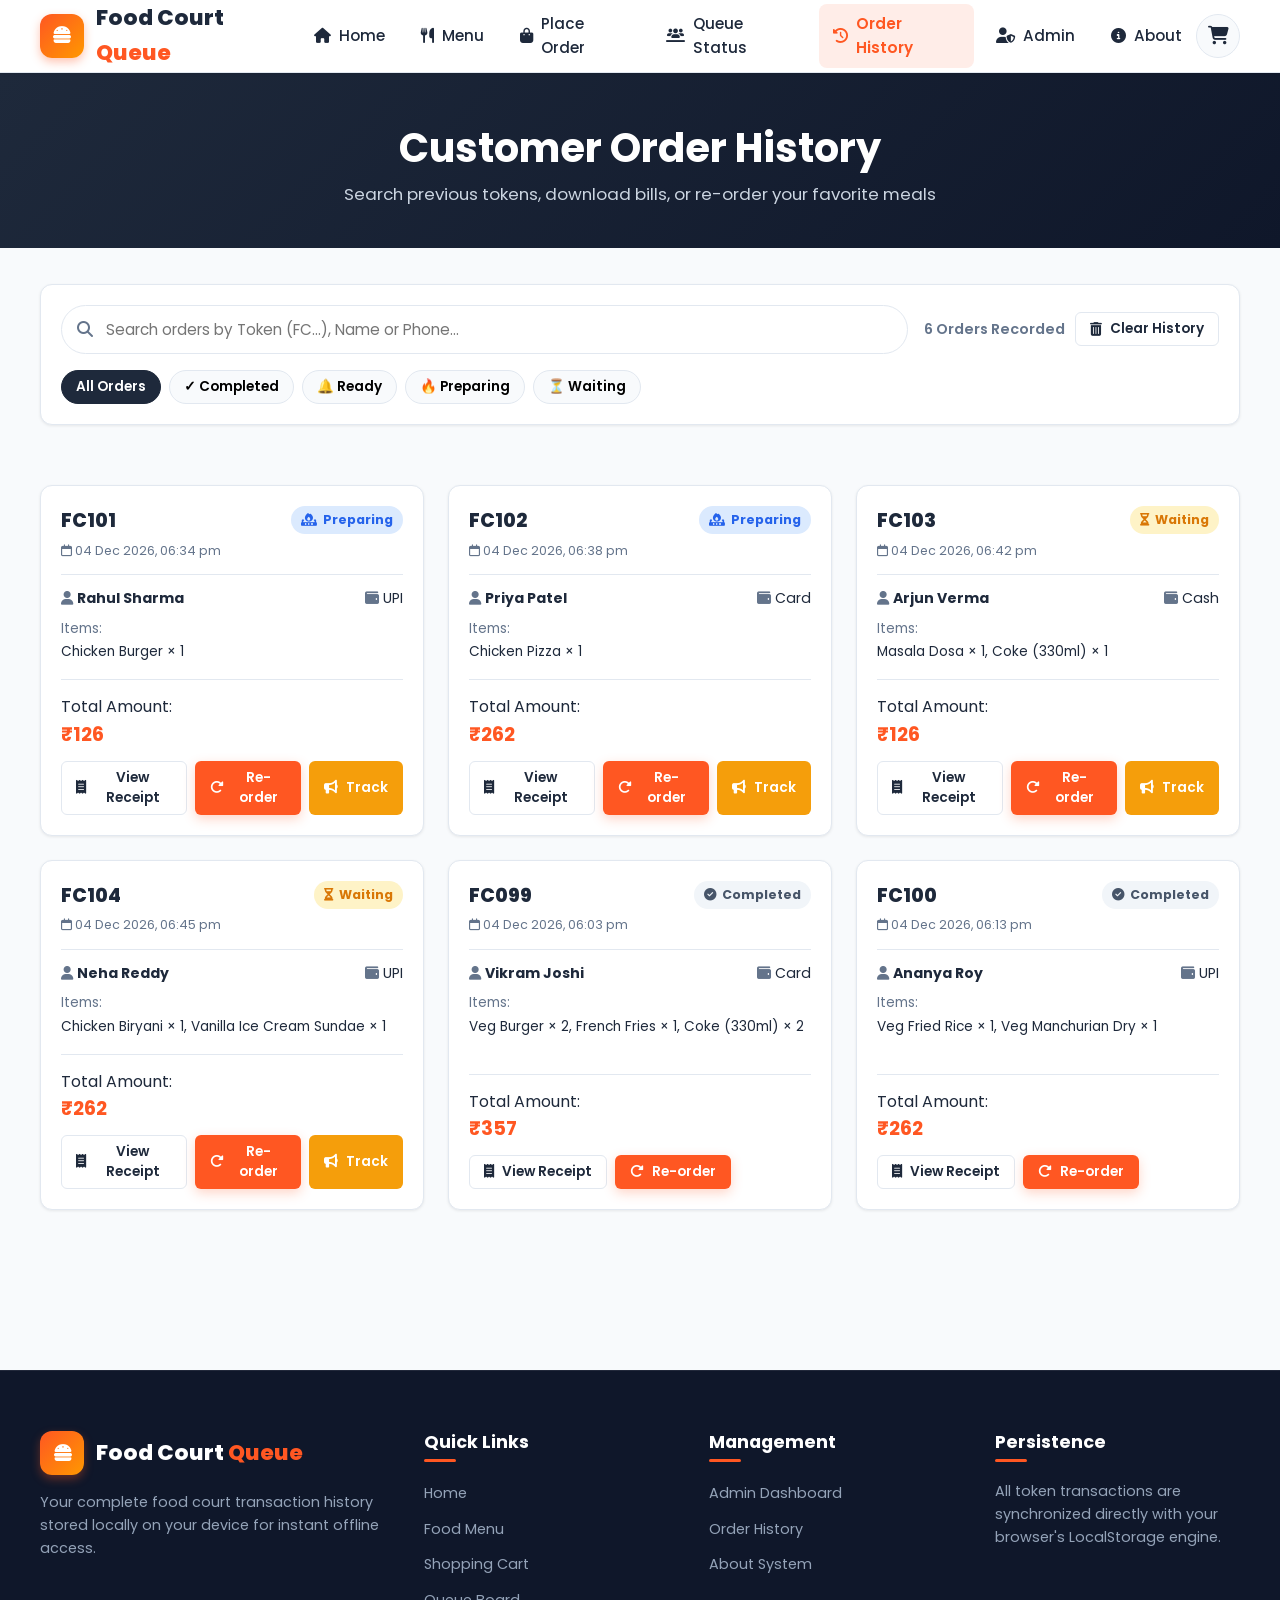
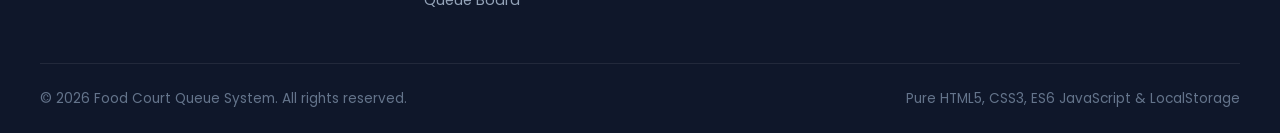
<file: history.html>
<!DOCTYPE html>
<html lang="en">
<head>
    <meta charset="UTF-8">
    <meta name="viewport" content="width=device-width, initial-scale=1.0">
    <title>Order History & Receipts | Food Court Queue System</title>
    <!-- Google Fonts: Poppins -->
    <link rel="preconnect" href="https://fonts.googleapis.com">
    <link rel="preconnect" href="https://fonts.gstatic.com" crossorigin>
    <link href="https://fonts.googleapis.com/css2?family=Poppins:wght@300;400;500;600;700;800;900&display=swap" rel="stylesheet">
    <!-- Font Awesome Icons -->
    <link rel="stylesheet" href="https://cdnjs.cloudflare.com/ajax/libs/font-awesome/6.5.1/css/all.min.css">
    <!-- Custom Stylesheet -->
    <link rel="stylesheet" href="css/style.css">
</head>
<body>

    <!-- Navigation Header -->
    <header class="navbar">
        <div class="container nav-container">
            <a href="index.html" class="logo">
                <div class="logo-icon">
                    <i class="fa-solid fa-burger"></i>
                </div>
                <div>Food Court <span>Queue</span></div>
            </a>

            <nav class="nav-links" id="navLinks">
                <a href="index.html"><i class="fa-solid fa-house"></i> Home</a>
                <a href="menu.html"><i class="fa-solid fa-utensils"></i> Menu</a>
                <a href="cart.html"><i class="fa-solid fa-bag-shopping"></i> Place Order</a>
                <a href="queue.html"><i class="fa-solid fa-users-line"></i> Queue Status</a>
                <a href="history.html" class="active"><i class="fa-solid fa-clock-rotate-left"></i> Order History</a>
                <a href="admin.html"><i class="fa-solid fa-user-shield"></i> Admin</a>
                <a href="about.html"><i class="fa-solid fa-circle-info"></i> About</a>
            </nav>

            <div class="nav-actions">
                <a href="cart.html" class="cart-icon-btn" aria-label="Shopping Cart">
                    <i class="fa-solid fa-cart-shopping"></i>
                    <span class="cart-badge hidden">0</span>
                </a>
                <button class="mobile-menu-btn" id="mobileMenuToggle" aria-label="Toggle navigation">
                    <i class="fa-solid fa-bars"></i>
                </button>
            </div>
        </div>
    </header>

    <!-- Page Header Banner -->
    <section class="menu-page-header">
        <div class="container">
            <h1>Customer Order History</h1>
            <p class="text-muted" style="color: #cbd5e1; font-size: 1.05rem;">Search previous tokens, download bills, or re-order your favorite meals</p>
        </div>
    </section>

    <!-- History Content Section -->
    <main class="container" id="historyPageSection" style="padding-top: 36px; padding-bottom: 80px;">
        
        <!-- Search and Filter Toolbar -->
        <div style="background: #ffffff; border: 1px solid var(--border-color); border-radius: var(--radius-md); padding: 20px; box-shadow: var(--shadow-sm); margin-bottom: 30px;">
            <div style="display: flex; justify-content: space-between; align-items: center; flex-wrap: wrap; gap: 16px; margin-bottom: 16px;">
                <div class="search-input-box" style="flex: 1; min-width: 260px;">
                    <i class="fa-solid fa-magnifying-glass"></i>
                    <input type="text" id="historySearchInput" placeholder="Search orders by Token (FC...), Name or Phone...">
                </div>
                <div style="display: flex; gap: 10px; align-items: center;">
                    <span class="text-muted" id="historyCountDisplay" style="font-size: 0.9rem; font-weight: 600;">0 Orders Recorded</span>
                    <button type="button" class="btn btn-sm btn-outline text-danger" id="clearHistoryBtn" title="Clear history">
                        <i class="fa-solid fa-trash-can"></i> Clear History
                    </button>
                </div>
            </div>

            <!-- Filter Status Buttons -->
            <div style="display: flex; gap: 8px; flex-wrap: wrap;">
                <button class="admin-filter-tab history-filter-btn active" data-status="all">All Orders</button>
                <button class="admin-filter-tab history-filter-btn" data-status="completed">✓ Completed</button>
                <button class="admin-filter-tab history-filter-btn" data-status="ready">🔔 Ready</button>
                <button class="admin-filter-tab history-filter-btn" data-status="preparing">🔥 Preparing</button>
                <button class="admin-filter-tab history-filter-btn" data-status="waiting">⏳ Waiting</button>
            </div>
        </div>

        <!-- Empty State -->
        <div id="emptyHistoryState" class="empty-state" style="display: none;">
            <i class="fa-solid fa-clock-rotate-left"></i>
            <h3>No Orders Found</h3>
            <p>No orders match your search or filter criteria in LocalStorage.</p>
            <a href="menu.html" class="btn btn-primary" style="margin-top: 10px;">
                <i class="fa-solid fa-utensils"></i> Place an Order Now
            </a>
        </div>

        <!-- Order History Cards Grid -->
        <div class="history-cards-grid" id="historyListContainer">
            <!-- Populated dynamically by HistoryController in app.js -->
        </div>

    </main>

    <!-- Printable Thermal Receipt Modal -->
    <div id="receiptModal" class="modal-overlay">
        <div class="modal-dialog" style="max-width: 440px;">
            <div class="modal-header">
                <h3><i class="fa-solid fa-receipt text-primary"></i> Digital Bill Receipt</h3>
                <button type="button" class="modal-close-btn" data-modal-close aria-label="Close modal">&times;</button>
            </div>
            <div class="modal-body" style="background: #f8fafc; padding: 20px;">
                <div id="receiptModalContent">
                    <!-- Populated dynamically by HistoryController -->
                </div>
            </div>
            <div class="modal-footer" style="justify-content: space-between;">
                <button type="button" class="btn btn-outline" data-modal-close>Close</button>
                <button type="button" class="btn btn-primary" onclick="window.print()">
                    <i class="fa-solid fa-print"></i> Print Receipt
                </button>
            </div>
        </div>
    </div>

    <!-- Footer -->
    <footer class="footer">
        <div class="container">
            <div class="footer-grid">
                <div class="footer-col">
                    <div class="logo" style="margin-bottom: 16px;">
                        <div class="logo-icon"><i class="fa-solid fa-burger"></i></div>
                        <div style="color: #ffffff;">Food Court <span style="color: var(--primary);">Queue</span></div>
                    </div>
                    <p>Your complete food court transaction history stored locally on your device for instant offline access.</p>
                </div>
                <div class="footer-col">
                    <h4>Quick Links</h4>
                    <ul class="footer-links">
                        <li><a href="index.html">Home</a></li>
                        <li><a href="menu.html">Food Menu</a></li>
                        <li><a href="cart.html">Shopping Cart</a></li>
                        <li><a href="queue.html">Queue Board</a></li>
                    </ul>
                </div>
                <div class="footer-col">
                    <h4>Management</h4>
                    <ul class="footer-links">
                        <li><a href="admin.html">Admin Dashboard</a></li>
                        <li><a href="history.html">Order History</a></li>
                        <li><a href="about.html">About System</a></li>
                    </ul>
                </div>
                <div class="footer-col">
                    <h4>Persistence</h4>
                    <p>All token transactions are synchronized directly with your browser's LocalStorage engine.</p>
                </div>
            </div>

            <div class="footer-bottom">
                <div>&copy; 2026 Food Court Queue System. All rights reserved.</div>
                <div>Pure HTML5, CSS3, ES6 JavaScript &amp; LocalStorage</div>
            </div>
        </div>
    </footer>

    <!-- Toast Notification Container -->
    <div id="toastContainer" class="toast-container"></div>

    <!-- Scripts -->
    <script src="js/storage.js"></script>
    <script src="js/queue.js"></script>
    <script src="js/app.js"></script>
</body>
</html>
</file>
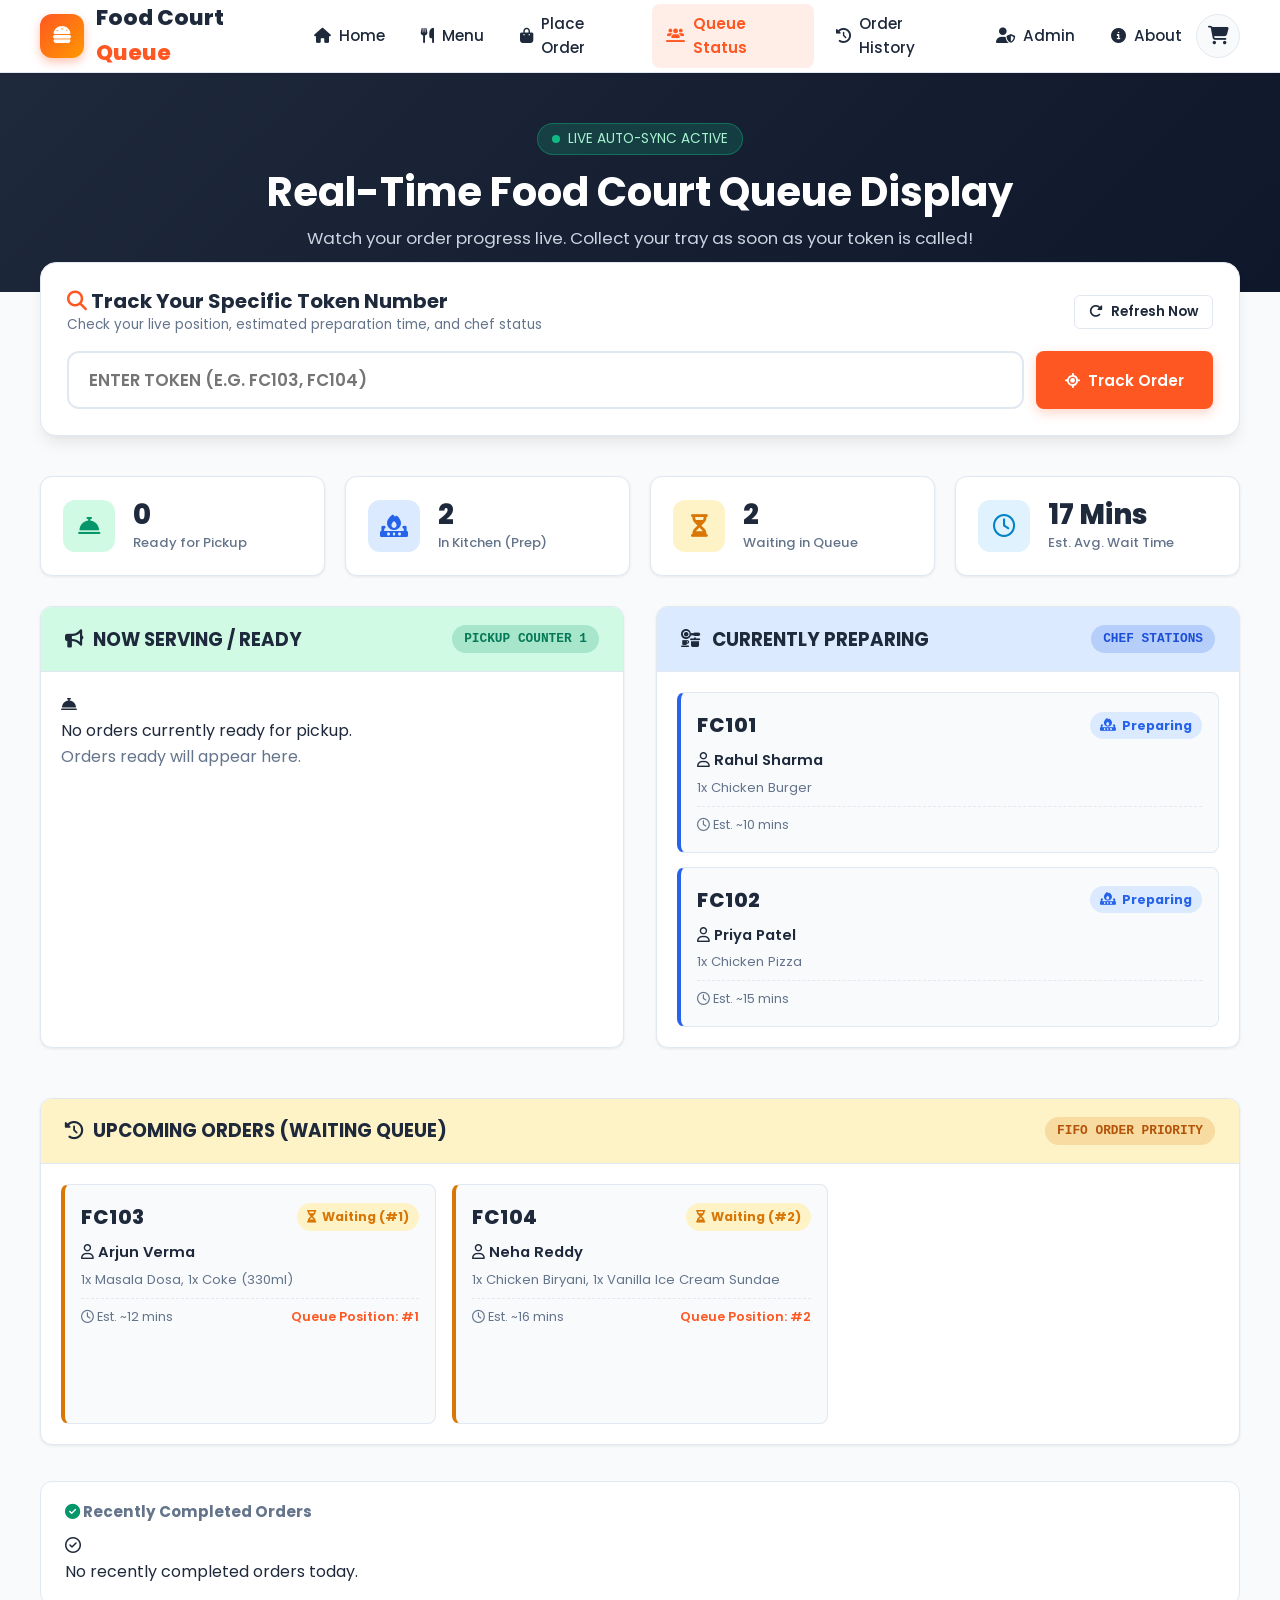
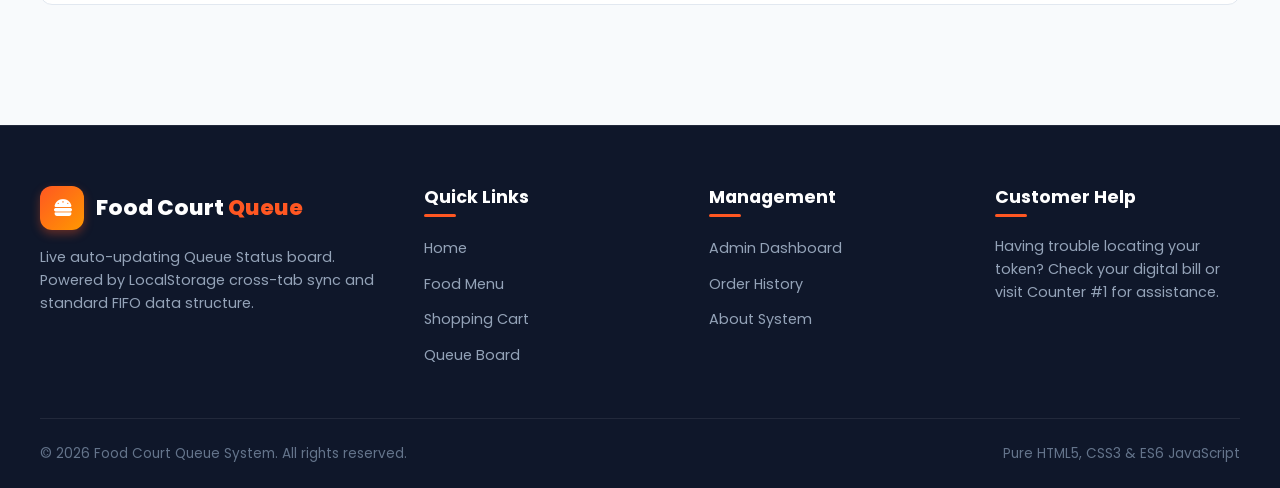
<file: queue.html>
<!DOCTYPE html>
<html lang="en">
<head>
    <meta charset="UTF-8">
    <meta name="viewport" content="width=device-width, initial-scale=1.0">
    <title>Live Queue Board | Food Court Queue System</title>
    <!-- Google Fonts: Poppins -->
    <link rel="preconnect" href="https://fonts.googleapis.com">
    <link rel="preconnect" href="https://fonts.gstatic.com" crossorigin>
    <link href="https://fonts.googleapis.com/css2?family=Poppins:wght@300;400;500;600;700;800;900&display=swap" rel="stylesheet">
    <!-- Font Awesome Icons -->
    <link rel="stylesheet" href="https://cdnjs.cloudflare.com/ajax/libs/font-awesome/6.5.1/css/all.min.css">
    <!-- Custom Stylesheet -->
    <link rel="stylesheet" href="css/style.css">
</head>
<body>

    <!-- Navigation Header -->
    <header class="navbar">
        <div class="container nav-container">
            <a href="index.html" class="logo">
                <div class="logo-icon">
                    <i class="fa-solid fa-burger"></i>
                </div>
                <div>Food Court <span>Queue</span></div>
            </a>

            <nav class="nav-links" id="navLinks">
                <a href="index.html"><i class="fa-solid fa-house"></i> Home</a>
                <a href="menu.html"><i class="fa-solid fa-utensils"></i> Menu</a>
                <a href="cart.html"><i class="fa-solid fa-bag-shopping"></i> Place Order</a>
                <a href="queue.html" class="active"><i class="fa-solid fa-users-line"></i> Queue Status</a>
                <a href="history.html"><i class="fa-solid fa-clock-rotate-left"></i> Order History</a>
                <a href="admin.html"><i class="fa-solid fa-user-shield"></i> Admin</a>
                <a href="about.html"><i class="fa-solid fa-circle-info"></i> About</a>
            </nav>

            <div class="nav-actions">
                <a href="cart.html" class="cart-icon-btn" aria-label="Shopping Cart">
                    <i class="fa-solid fa-cart-shopping"></i>
                    <span class="cart-badge hidden">0</span>
                </a>
                <button class="mobile-menu-btn" id="mobileMenuToggle" aria-label="Toggle navigation">
                    <i class="fa-solid fa-bars"></i>
                </button>
            </div>
        </div>
    </header>

    <!-- Page Header Banner -->
    <section class="queue-header-banner">
        <div class="container">
            <div style="display: inline-flex; align-items: center; gap: 8px; background: rgba(16, 185, 129, 0.2); border: 1px solid rgba(16, 185, 129, 0.4); padding: 4px 14px; border-radius: var(--radius-full); font-size: 0.85rem; color: #a7f3d0; margin-bottom: 12px;">
                <span style="width: 8px; height: 8px; border-radius: 50%; background-color: #10b981;" class="fa-beat"></span> LIVE AUTO-SYNC ACTIVE
            </div>
            <h1>Real-Time Food Court Queue Display</h1>
            <p class="text-muted" style="color: #cbd5e1; font-size: 1.05rem;">Watch your order progress live. Collect your tray as soon as your token is called!</p>
        </div>
    </section>

    <!-- Personal Token Tracker Bar -->
    <section class="token-tracker-section">
        <div class="container">
            <div class="tracker-search-card">
                <div style="display: flex; justify-content: space-between; align-items: center; flex-wrap: wrap; gap: 12px; margin-bottom: 16px;">
                    <div>
                        <h2 style="font-size: 1.25rem;"><i class="fa-solid fa-magnifying-glass text-primary"></i> Track Your Specific Token Number</h2>
                        <p class="text-muted" style="font-size: 0.85rem;">Check your live position, estimated preparation time, and chef status</p>
                    </div>
                    <button type="button" class="btn btn-sm btn-outline" id="refreshQueueBtn">
                        <i class="fa-solid fa-rotate-right"></i> Refresh Now
                    </button>
                </div>

                <form id="tokenTrackForm" class="tracker-form-inline">
                    <input type="text" id="tokenInput" placeholder="Enter Token (e.g. FC103, FC104)" autocomplete="off" required>
                    <button type="submit" class="btn btn-primary" style="padding: 14px 28px;">
                        <i class="fa-solid fa-location-crosshairs"></i> Track Order
                    </button>
                </form>

                <!-- Personal Token Tracker Live Result -->
                <div id="tokenTrackerResult"></div>
            </div>
        </div>
    </section>

    <!-- Live Queue Board Grid Section -->
    <main class="container" id="queueBoardSection" style="padding-bottom: 60px;">
        
        <!-- Queue Stats Cards -->
        <div class="admin-stats-grid" style="margin-bottom: 30px;">
            <div class="stat-card">
                <div class="stat-icon ready"><i class="fa-solid fa-bell-concierge"></i></div>
                <div class="stat-info">
                    <div class="stat-val" id="totalReadyCount">0</div>
                    <div class="stat-label">Ready for Pickup</div>
                </div>
            </div>
            <div class="stat-card">
                <div class="stat-icon preparing"><i class="fa-solid fa-fire-burner"></i></div>
                <div class="stat-info">
                    <div class="stat-val" id="totalPreparingCount">0</div>
                    <div class="stat-label">In Kitchen (Prep)</div>
                </div>
            </div>
            <div class="stat-card">
                <div class="stat-icon waiting"><i class="fa-solid fa-hourglass-half"></i></div>
                <div class="stat-info">
                    <div class="stat-val" id="totalWaitingCount">0</div>
                    <div class="stat-label">Waiting in Queue</div>
                </div>
            </div>
            <div class="stat-card">
                <div class="stat-icon total"><i class="fa-regular fa-clock"></i></div>
                <div class="stat-info">
                    <div class="stat-val" id="avgWaitTimeDisplay">~15 Mins</div>
                    <div class="stat-label">Est. Avg. Wait Time</div>
                </div>
            </div>
        </div>

        <!-- 2-Column Live Queue Board -->
        <div class="queue-board-grid">
            
            <!-- Column 1: NOW SERVING (READY FOR PICKUP) -->
            <div class="queue-column-card">
                <div class="queue-col-header header-ready">
                    <h3><i class="fa-solid fa-bullhorn fa-beat"></i> NOW SERVING / READY</h3>
                    <span class="code-badge" style="background: rgba(5,150,105,0.2); color: #047857;">PICKUP COUNTER 1</span>
                </div>
                <div class="queue-col-body" id="nowServingList">
                    <!-- Populated dynamically by queue.js -->
                </div>
            </div>

            <!-- Column 2: PREPARING ORDERS -->
            <div class="queue-column-card">
                <div class="queue-col-header header-prep">
                    <h3><i class="fa-solid fa-kitchen-set"></i> CURRENTLY PREPARING</h3>
                    <span class="code-badge" style="background: rgba(37,99,235,0.2); color: #1d4ed8;">CHEF STATIONS</span>
                </div>
                <div class="queue-col-body" id="preparingList">
                    <!-- Populated dynamically by queue.js -->
                </div>
            </div>

        </div>

        <!-- Upcoming Orders (Waiting in Line) Full Width Column -->
        <div class="queue-column-card" style="margin-bottom: 36px;">
            <div class="queue-col-header header-waiting">
                <h3><i class="fa-solid fa-clock-rotate-left"></i> UPCOMING ORDERS (WAITING QUEUE)</h3>
                <span class="code-badge" style="background: rgba(217,119,6,0.2); color: #b45309;">FIFO ORDER PRIORITY</span>
            </div>
            <div class="queue-col-body" id="waitingList" style="display: grid; grid-template-columns: repeat(auto-fill, minmax(280px, 1fr)); gap: 16px;">
                <!-- Populated dynamically by queue.js -->
            </div>
        </div>

        <!-- Recently Completed Orders Strip -->
        <div class="completed-tokens-section">
            <h4 style="font-size: 0.95rem; color: var(--text-muted);"><i class="fa-solid fa-circle-check text-success"></i> Recently Completed Orders</h4>
            <div class="completed-chips-wrapper" id="completedList">
                <!-- Populated dynamically by queue.js -->
            </div>
        </div>

    </main>

    <!-- Footer -->
    <footer class="footer">
        <div class="container">
            <div class="footer-grid">
                <div class="footer-col">
                    <div class="logo" style="margin-bottom: 16px;">
                        <div class="logo-icon"><i class="fa-solid fa-burger"></i></div>
                        <div style="color: #ffffff;">Food Court <span style="color: var(--primary);">Queue</span></div>
                    </div>
                    <p>Live auto-updating Queue Status board. Powered by LocalStorage cross-tab sync and standard FIFO data structure.</p>
                </div>
                <div class="footer-col">
                    <h4>Quick Links</h4>
                    <ul class="footer-links">
                        <li><a href="index.html">Home</a></li>
                        <li><a href="menu.html">Food Menu</a></li>
                        <li><a href="cart.html">Shopping Cart</a></li>
                        <li><a href="queue.html">Queue Board</a></li>
                    </ul>
                </div>
                <div class="footer-col">
                    <h4>Management</h4>
                    <ul class="footer-links">
                        <li><a href="admin.html">Admin Dashboard</a></li>
                        <li><a href="history.html">Order History</a></li>
                        <li><a href="about.html">About System</a></li>
                    </ul>
                </div>
                <div class="footer-col">
                    <h4>Customer Help</h4>
                    <p>Having trouble locating your token? Check your digital bill or visit Counter #1 for assistance.</p>
                </div>
            </div>

            <div class="footer-bottom">
                <div>&copy; 2026 Food Court Queue System. All rights reserved.</div>
                <div>Pure HTML5, CSS3 &amp; ES6 JavaScript</div>
            </div>
        </div>
    </footer>

    <!-- Toast Notification Container -->
    <div id="toastContainer" class="toast-container"></div>

    <!-- Scripts -->
    <script src="js/storage.js"></script>
    <script src="js/queue.js"></script>
    <script src="js/app.js"></script>
</body>
</html>
</file>
<file: css/style.css>
/* ==========================================================================
   Food Court Queue Management System - Core Stylesheet
   Modern, Responsive, Accessible, and Professional UI
   ========================================================================== */

:root {
    /* Color Palette */
    --primary: #ff5722;
    --primary-hover: #e64a19;
    --primary-light: #ffede8;
    --secondary: #ff9800;
    --accent: #ffb74d;
    --dark: #1e293b;
    --dark-surface: #0f172a;
    --light-bg: #f8fafc;
    --card-bg: #ffffff;
    --text-main: #1e293b;
    --text-muted: #64748b;
    --text-light: #94a3b8;
    --border-color: #e2e8f0;
    --border-focus: #ff5722;

    /* Status Colors */
    --status-waiting: #d97706;
    --status-waiting-bg: #fef3c7;
    --status-preparing: #2563eb;
    --status-preparing-bg: #dbeafe;
    --status-ready: #059669;
    --status-ready-bg: #d1fae5;
    --status-completed: #475569;
    --status-completed-bg: #f1f5f9;
    --status-cancelled: #dc2626;
    --status-cancelled-bg: #fee2e2;

    /* Shadows & Border Radius */
    --radius-sm: 8px;
    --radius-md: 12px;
    --radius-lg: 16px;
    --radius-full: 9999px;
    --shadow-sm: 0 1px 3px rgba(0, 0, 0, 0.08);
    --shadow-md: 0 4px 6px -1px rgba(0, 0, 0, 0.08), 0 2px 4px -2px rgba(0, 0, 0, 0.04);
    --shadow-lg: 0 10px 15px -3px rgba(0, 0, 0, 0.08), 0 4px 6px -4px rgba(0, 0, 0, 0.04);
    --shadow-xl: 0 20px 25px -5px rgba(0, 0, 0, 0.1), 0 8px 10px -6px rgba(0, 0, 0, 0.04);

    /* Transitions */
    --transition: all 0.25s cubic-bezier(0.4, 0, 0.2, 1);
}

/* Base & Reset */
* {
    margin: 0;
    padding: 0;
    box-sizing: border-box;
}

body {
    font-family: 'Poppins', -apple-system, BlinkMacSystemFont, 'Segoe UI', Roboto, Helvetica, Arial, sans-serif;
    background-color: var(--light-bg);
    color: var(--text-main);
    line-height: 1.6;
    min-height: 100vh;
    display: flex;
    flex-direction: column;
}

a {
    color: inherit;
    text-decoration: none;
    transition: var(--transition);
}

ul {
    list-style: none;
}

img {
    max-width: 100%;
    height: auto;
    display: block;
}

button, input, select, textarea {
    font-family: inherit;
}

/* Typography Helpers */
h1, h2, h3, h4, h5, h6 {
    color: var(--dark);
    font-weight: 700;
    line-height: 1.25;
}

.text-muted { color: var(--text-muted); }
.text-success { color: var(--status-ready); }
.text-warning { color: var(--status-waiting); }
.text-primary { color: var(--primary); }
.text-danger { color: var(--status-cancelled); }
.text-center { text-align: center; }
.py-4 { padding-top: 1.5rem; padding-bottom: 1.5rem; }

/* Container */
.container {
    width: 100%;
    max-width: 1240px;
    margin: 0 auto;
    padding: 0 20px;
}

/* Header & Navigation Bar */
.navbar {
    background-color: var(--card-bg);
    border-bottom: 1px solid var(--border-color);
    position: sticky;
    top: 0;
    z-index: 1000;
    box-shadow: var(--shadow-sm);
    backdrop-filter: blur(8px);
}

.navbar .nav-container {
    display: flex;
    align-items: center;
    justify-content: space-between;
    height: 72px;
}

.logo {
    display: flex;
    align-items: center;
    gap: 12px;
    font-size: 1.35rem;
    font-weight: 800;
    color: var(--dark);
}

.logo-icon {
    width: 44px;
    height: 44px;
    background: linear-gradient(135deg, var(--primary), var(--secondary));
    color: #ffffff;
    display: flex;
    align-items: center;
    justify-content: center;
    border-radius: var(--radius-md);
    box-shadow: 0 4px 10px rgba(255, 87, 34, 0.35);
    font-size: 1.2rem;
}

.logo span {
    color: var(--primary);
}

.nav-links {
    display: flex;
    align-items: center;
    gap: 8px;
}

.nav-links a {
    padding: 8px 14px;
    font-size: 0.95rem;
    font-weight: 500;
    color: var(--text-main);
    border-radius: var(--radius-sm);
    display: flex;
    align-items: center;
    gap: 8px;
}

.nav-links a:hover {
    color: var(--primary);
    background-color: var(--primary-light);
}

.nav-links a.active {
    color: var(--primary);
    background-color: var(--primary-light);
    font-weight: 600;
}

.nav-actions {
    display: flex;
    align-items: center;
    gap: 14px;
}

.cart-icon-btn {
    position: relative;
    width: 44px;
    height: 44px;
    background: var(--light-bg);
    border: 1px solid var(--border-color);
    border-radius: var(--radius-full);
    display: flex;
    align-items: center;
    justify-content: center;
    color: var(--dark);
    font-size: 1.15rem;
    transition: var(--transition);
}

.cart-icon-btn:hover {
    border-color: var(--primary);
    color: var(--primary);
    background: var(--primary-light);
}

.cart-badge {
    position: absolute;
    top: -4px;
    right: -4px;
    background-color: var(--primary);
    color: #ffffff;
    font-size: 0.72rem;
    font-weight: 700;
    min-width: 20px;
    height: 20px;
    padding: 0 5px;
    border-radius: var(--radius-full);
    display: flex;
    align-items: center;
    justify-content: center;
    border: 2px solid #ffffff;
}

.cart-badge.hidden {
    display: none;
}

.cart-badge.badge-pop {
    animation: badgePop 0.3s cubic-bezier(0.175, 0.885, 0.32, 1.275);
}

@keyframes badgePop {
    0% { transform: scale(1); }
    50% { transform: scale(1.35); }
    100% { transform: scale(1); }
}

.mobile-menu-btn {
    display: none;
    background: none;
    border: none;
    font-size: 1.4rem;
    color: var(--dark);
    cursor: pointer;
    padding: 6px;
}

/* Common Buttons */
.btn {
    display: inline-flex;
    align-items: center;
    justify-content: center;
    gap: 8px;
    padding: 10px 22px;
    font-size: 0.95rem;
    font-weight: 600;
    border-radius: var(--radius-sm);
    border: 1px solid transparent;
    cursor: pointer;
    transition: var(--transition);
}

.btn-primary {
    background-color: var(--primary);
    color: #ffffff;
    box-shadow: 0 4px 12px rgba(255, 87, 34, 0.25);
}

.btn-primary:hover {
    background-color: var(--primary-hover);
    box-shadow: 0 6px 16px rgba(255, 87, 34, 0.35);
    transform: translateY(-1px);
}

.btn-secondary {
    background-color: var(--secondary);
    color: #ffffff;
}

.btn-secondary:hover {
    background-color: #f57c00;
}

.btn-outline {
    background-color: transparent;
    border-color: var(--border-color);
    color: var(--dark);
}

.btn-outline:hover {
    border-color: var(--primary);
    color: var(--primary);
    background-color: var(--primary-light);
}

.btn-white {
    background-color: #ffffff;
    color: var(--dark);
    box-shadow: var(--shadow-md);
}

.btn-white:hover {
    background-color: #f1f5f9;
    transform: translateY(-1px);
}

.btn-sm {
    padding: 6px 14px;
    font-size: 0.85rem;
    border-radius: 6px;
}

.btn-info {
    background-color: #0284c7;
    color: #ffffff;
}

.btn-info:hover {
    background-color: #0369a1;
}

.btn-success {
    background-color: #10b981;
    color: #ffffff;
}

.btn-success:hover {
    background-color: #059669;
}

.btn-warning {
    background-color: #f59e0b;
    color: #ffffff;
}

.btn-warning:hover {
    background-color: #d97706;
}

.btn-danger {
    background-color: #ef4444;
    color: #ffffff;
}

.btn-danger:hover {
    background-color: #dc2626;
}

.btn-block {
    width: 100%;
}

/* Hero Section */
.hero-section {
    position: relative;
    background: linear-gradient(135deg, #1e293b 0%, #0f172a 100%);
    color: #ffffff;
    padding: 90px 0 100px;
    overflow: hidden;
}

.hero-section::before {
    content: '';
    position: absolute;
    top: 0;
    left: 0;
    right: 0;
    bottom: 0;
    background-image: radial-gradient(rgba(255, 87, 34, 0.15) 1px, transparent 1px);
    background-size: 24px 24px;
    opacity: 0.6;
}

.hero-grid {
    display: grid;
    grid-template-columns: 1.15fr 0.85fr;
    gap: 50px;
    align-items: center;
    position: relative;
    z-index: 1;
}

.hero-badge {
    display: inline-flex;
    align-items: center;
    gap: 8px;
    background: rgba(255, 87, 34, 0.18);
    color: #ff8a65;
    border: 1px solid rgba(255, 87, 34, 0.3);
    padding: 6px 14px;
    border-radius: var(--radius-full);
    font-size: 0.85rem;
    font-weight: 600;
    margin-bottom: 20px;
}

.hero-title {
    font-size: 3.2rem;
    font-weight: 800;
    line-height: 1.15;
    margin-bottom: 18px;
    color: #ffffff;
}

.hero-title span {
    background: linear-gradient(135deg, #ff7043, #ffa726);
    -webkit-background-clip: text;
    -webkit-text-fill-color: transparent;
}

.hero-subtitle {
    font-size: 1.15rem;
    color: #cbd5e1;
    margin-bottom: 32px;
    max-width: 540px;
}

.hero-cta-group {
    display: flex;
    gap: 16px;
    flex-wrap: wrap;
    margin-bottom: 40px;
}

.hero-stats-row {
    display: flex;
    gap: 32px;
    border-top: 1px solid rgba(255, 255, 255, 0.1);
    padding-top: 24px;
}

.hero-stat-item h4 {
    font-size: 1.6rem;
    color: #ffffff;
    font-weight: 800;
}

.hero-stat-item p {
    font-size: 0.85rem;
    color: #94a3b8;
}

/* Hero Visual Banner / Preview */
.hero-visual {
    position: relative;
}

.hero-card-preview {
    background: rgba(255, 255, 255, 0.05);
    backdrop-filter: blur(16px);
    border: 1px solid rgba(255, 255, 255, 0.12);
    border-radius: var(--radius-lg);
    padding: 30px;
    box-shadow: 0 25px 50px -12px rgba(0, 0, 0, 0.4);
}

.hero-token-spotlight {
    background: linear-gradient(135deg, rgba(255, 87, 34, 0.2), rgba(255, 152, 0, 0.15));
    border: 1px solid rgba(255, 87, 34, 0.4);
    border-radius: var(--radius-md);
    padding: 24px;
    text-align: center;
    margin-bottom: 20px;
}

.hero-token-spotlight .label {
    font-size: 0.85rem;
    letter-spacing: 2px;
    text-transform: uppercase;
    color: #ffab91;
    font-weight: 700;
}

.hero-token-spotlight .token-no {
    font-size: 3.5rem;
    font-weight: 900;
    color: #ffffff;
    letter-spacing: 3px;
    line-height: 1.1;
    margin: 6px 0;
    text-shadow: 0 0 20px rgba(255, 87, 34, 0.6);
}

.hero-token-spotlight .token-customer {
    font-size: 1rem;
    color: #fed7aa;
}

.hero-preview-queue {
    display: flex;
    flex-direction: column;
    gap: 10px;
}

.hero-queue-row {
    background: rgba(255, 255, 255, 0.06);
    border-radius: var(--radius-sm);
    padding: 12px 16px;
    display: flex;
    justify-content: space-between;
    align-items: center;
    font-size: 0.9rem;
}

/* Section Header */
.section-header {
    text-align: center;
    margin-bottom: 40px;
}

.section-tag {
    display: inline-block;
    color: var(--primary);
    font-size: 0.85rem;
    font-weight: 700;
    text-transform: uppercase;
    letter-spacing: 1.5px;
    margin-bottom: 8px;
}

.section-title {
    font-size: 2.2rem;
    color: var(--dark);
    margin-bottom: 12px;
}

.section-subtitle {
    color: var(--text-muted);
    font-size: 1rem;
    max-width: 620px;
    margin: 0 auto;
}

/* Features Grid */
.features-section {
    padding: 80px 0;
    background-color: #ffffff;
}

.features-grid {
    display: grid;
    grid-template-columns: repeat(auto-fit, minmax(260px, 1fr));
    gap: 28px;
}

.feature-box {
    background: var(--light-bg);
    border: 1px solid var(--border-color);
    border-radius: var(--radius-md);
    padding: 30px 24px;
    transition: var(--transition);
}

.feature-box:hover {
    transform: translateY(-6px);
    box-shadow: var(--shadow-lg);
    border-color: rgba(255, 87, 34, 0.3);
}

.feature-icon {
    width: 56px;
    height: 56px;
    border-radius: var(--radius-md);
    background: var(--primary-light);
    color: var(--primary);
    display: flex;
    align-items: center;
    justify-content: center;
    font-size: 1.5rem;
    margin-bottom: 20px;
}

.feature-box h3 {
    font-size: 1.2rem;
    margin-bottom: 10px;
}

.feature-box p {
    color: var(--text-muted);
    font-size: 0.92rem;
}

/* How It Works (4 steps) */
.how-it-works-section {
    padding: 80px 0;
    background-color: var(--light-bg);
}

.steps-grid {
    display: grid;
    grid-template-columns: repeat(auto-fit, minmax(240px, 1fr));
    gap: 24px;
}

.step-card {
    background: #ffffff;
    border: 1px solid var(--border-color);
    border-radius: var(--radius-md);
    padding: 28px 20px;
    text-align: center;
    position: relative;
    box-shadow: var(--shadow-sm);
    transition: var(--transition);
}

.step-card:hover {
    transform: translateY(-4px);
    box-shadow: var(--shadow-md);
}

.step-number {
    position: absolute;
    top: -14px;
    left: 50%;
    transform: translateX(-50%);
    width: 32px;
    height: 32px;
    border-radius: var(--radius-full);
    background: var(--primary);
    color: #ffffff;
    font-weight: 700;
    font-size: 0.9rem;
    display: flex;
    align-items: center;
    justify-content: center;
}

.step-card-icon {
    font-size: 2.2rem;
    color: var(--secondary);
    margin: 12px 0 16px;
}

.step-card h3 {
    font-size: 1.15rem;
    margin-bottom: 8px;
}

.step-card p {
    color: var(--text-muted);
    font-size: 0.88rem;
}

/* Food Menu Page & Food Cards */
.menu-page-header {
    background: linear-gradient(135deg, #1e293b, #0f172a);
    color: #ffffff;
    padding: 50px 0 40px;
    text-align: center;
}

.menu-page-header h1 {
    color: #ffffff;
    font-size: 2.5rem;
    margin-bottom: 8px;
}

.menu-controls-wrapper {
    background: #ffffff;
    border-bottom: 1px solid var(--border-color);
    padding: 20px 0;
    position: sticky;
    top: 72px;
    z-index: 900;
    box-shadow: var(--shadow-sm);
}

.menu-search-bar {
    display: flex;
    gap: 14px;
    align-items: center;
    flex-wrap: wrap;
    margin-bottom: 18px;
}

.search-input-box {
    flex: 1;
    min-width: 240px;
    position: relative;
}

.search-input-box i {
    position: absolute;
    left: 16px;
    top: 50%;
    transform: translateY(-50%);
    color: var(--text-muted);
}

.search-input-box input {
    width: 100%;
    padding: 12px 16px 12px 44px;
    border: 1px solid var(--border-color);
    border-radius: var(--radius-full);
    font-size: 0.95rem;
    outline: none;
    transition: var(--transition);
}

.search-input-box input:focus {
    border-color: var(--primary);
    box-shadow: 0 0 0 3px rgba(255, 87, 34, 0.15);
}

.sort-select-box select {
    padding: 12px 18px;
    border: 1px solid var(--border-color);
    border-radius: var(--radius-full);
    font-size: 0.9rem;
    outline: none;
    background: #ffffff;
    color: var(--dark);
    cursor: pointer;
}

.diet-filters-box {
    display: flex;
    gap: 8px;
}

.diet-filter-btn {
    padding: 8px 16px;
    border: 1px solid var(--border-color);
    background: #ffffff;
    border-radius: var(--radius-full);
    font-size: 0.85rem;
    font-weight: 600;
    cursor: pointer;
    transition: var(--transition);
    display: flex;
    align-items: center;
    gap: 6px;
}

.diet-filter-btn.active {
    background: var(--dark);
    color: #ffffff;
    border-color: var(--dark);
}

/* Category Filter Pills */
.category-pills-bar {
    display: flex;
    gap: 10px;
    overflow-x: auto;
    padding-bottom: 4px;
    scrollbar-width: none;
}

.category-pills-bar::-webkit-scrollbar {
    display: none;
}

.category-pill {
    white-space: nowrap;
    padding: 8px 18px;
    background: var(--light-bg);
    border: 1px solid var(--border-color);
    border-radius: var(--radius-full);
    font-size: 0.9rem;
    font-weight: 600;
    color: var(--text-main);
    cursor: pointer;
    transition: var(--transition);
    display: flex;
    align-items: center;
    gap: 8px;
}

.category-pill:hover {
    border-color: var(--primary);
    color: var(--primary);
}

.category-pill.active {
    background: var(--primary);
    color: #ffffff;
    border-color: var(--primary);
    box-shadow: 0 4px 10px rgba(255, 87, 34, 0.25);
}

/* Food Cards Grid */
.menu-grid-section {
    padding: 40px 0 80px;
}

.food-cards-grid {
    display: grid;
    grid-template-columns: repeat(auto-fill, minmax(280px, 1fr));
    gap: 28px;
}

.food-card {
    background: #ffffff;
    border: 1px solid var(--border-color);
    border-radius: var(--radius-md);
    overflow: hidden;
    box-shadow: var(--shadow-sm);
    transition: var(--transition);
    display: flex;
    flex-direction: column;
}

.food-card:hover {
    transform: translateY(-6px);
    box-shadow: var(--shadow-lg);
    border-color: rgba(255, 87, 34, 0.3);
}

.food-card-img-wrapper {
    position: relative;
    height: 190px;
    overflow: hidden;
    background: #e2e8f0;
}

.food-card-img-wrapper img {
    width: 100%;
    height: 100%;
    object-fit: cover;
    transition: transform 0.4s ease;
}

.food-card:hover .food-card-img-wrapper img {
    transform: scale(1.08);
}

.diet-tag {
    position: absolute;
    top: 12px;
    left: 12px;
    width: 22px;
    height: 22px;
    background: #ffffff;
    border-radius: 4px;
    display: flex;
    align-items: center;
    justify-content: center;
    box-shadow: var(--shadow-sm);
}

.diet-tag.veg {
    border: 2px solid #16a34a;
}

.diet-tag.veg .diet-dot {
    width: 10px;
    height: 10px;
    border-radius: 50%;
    background-color: #16a34a;
}

.diet-tag.non-veg {
    border: 2px solid #dc2626;
}

.diet-tag.non-veg .diet-dot {
    width: 0;
    height: 0;
    border-left: 5px solid transparent;
    border-right: 5px solid transparent;
    border-bottom: 9px solid #dc2626;
}

.category-tag {
    position: absolute;
    top: 12px;
    right: 12px;
    background: rgba(15, 23, 42, 0.75);
    color: #ffffff;
    padding: 3px 10px;
    border-radius: var(--radius-full);
    font-size: 0.72rem;
    font-weight: 600;
    backdrop-filter: blur(4px);
}

.food-card-content {
    padding: 20px;
    display: flex;
    flex-direction: column;
    flex: 1;
}

.food-header {
    display: flex;
    justify-content: space-between;
    align-items: flex-start;
    gap: 12px;
    margin-bottom: 8px;
}

.food-title {
    font-size: 1.15rem;
    font-weight: 700;
    color: var(--dark);
}

.food-price {
    font-size: 1.25rem;
    font-weight: 800;
    color: var(--primary);
    white-space: nowrap;
}

.food-desc {
    font-size: 0.85rem;
    color: var(--text-muted);
    margin-bottom: 16px;
    line-height: 1.45;
    flex: 1;
}

.food-meta {
    display: flex;
    justify-content: space-between;
    align-items: center;
    margin-bottom: 16px;
    font-size: 0.8rem;
}

.prep-pill {
    color: var(--text-muted);
}

.stock-pill {
    padding: 2px 8px;
    border-radius: var(--radius-full);
    font-weight: 600;
}

.stock-pill.in-stock {
    background: var(--status-ready-bg);
    color: var(--status-ready);
}

.stock-pill.out-of-stock {
    background: var(--status-cancelled-bg);
    color: var(--status-cancelled);
}

.food-card-actions {
    margin-top: auto;
}

.add-to-cart-btn {
    width: 100%;
}

/* Empty State Box */
.empty-state {
    grid-column: 1 / -1;
    text-align: center;
    padding: 60px 20px;
    background: #ffffff;
    border: 1px dashed var(--border-color);
    border-radius: var(--radius-lg);
}

.empty-state i {
    font-size: 3.5rem;
    color: var(--text-light);
    margin-bottom: 16px;
}

.empty-state h3 {
    margin-bottom: 8px;
}

.empty-state p {
    color: var(--text-muted);
    margin-bottom: 20px;
}

/* Shopping Cart Page */
.cart-layout-grid {
    display: grid;
    grid-template-columns: 1.35fr 0.85fr;
    gap: 32px;
    align-items: flex-start;
    padding: 40px 0 80px;
}

.cart-items-box {
    background: #ffffff;
    border: 1px solid var(--border-color);
    border-radius: var(--radius-md);
    padding: 24px;
    box-shadow: var(--shadow-sm);
}

.cart-header-row {
    display: flex;
    justify-content: space-between;
    align-items: center;
    padding-bottom: 16px;
    border-bottom: 1px solid var(--border-color);
    margin-bottom: 16px;
}

.cart-item-row {
    display: flex;
    align-items: center;
    justify-content: space-between;
    gap: 16px;
    padding: 16px 0;
    border-bottom: 1px solid var(--border-color);
}

.cart-item-row:last-child {
    border-bottom: none;
}

.cart-item-info {
    display: flex;
    align-items: center;
    gap: 14px;
    flex: 1;
}

.cart-thumb {
    width: 60px;
    height: 60px;
    border-radius: var(--radius-sm);
    object-fit: cover;
}

.cart-item-title {
    font-size: 1rem;
    margin-bottom: 2px;
}

.cart-item-price {
    font-size: 0.85rem;
    color: var(--text-muted);
}

.cart-qty-controls {
    display: flex;
    align-items: center;
    gap: 8px;
    background: var(--light-bg);
    border: 1px solid var(--border-color);
    border-radius: var(--radius-full);
    padding: 4px 8px;
}

.qty-btn {
    width: 28px;
    height: 28px;
    border-radius: 50%;
    border: none;
    background: #ffffff;
    color: var(--dark);
    display: flex;
    align-items: center;
    justify-content: center;
    cursor: pointer;
    transition: var(--transition);
    box-shadow: 0 1px 2px rgba(0,0,0,0.06);
}

.qty-btn:hover {
    background: var(--primary);
    color: #ffffff;
}

.qty-display {
    font-weight: 700;
    min-width: 24px;
    text-align: center;
    font-size: 0.95rem;
}

.cart-item-total {
    min-width: 80px;
    text-align: right;
    font-size: 1.05rem;
}

.cart-remove-btn {
    background: none;
    border: none;
    color: var(--text-light);
    font-size: 1.1rem;
    cursor: pointer;
    padding: 6px;
    transition: var(--transition);
}

.cart-remove-btn:hover {
    color: var(--status-cancelled);
}

/* Checkout Form Card & Summary Card */
.checkout-card {
    background: #ffffff;
    border: 1px solid var(--border-color);
    border-radius: var(--radius-md);
    padding: 24px;
    box-shadow: var(--shadow-sm);
    margin-bottom: 24px;
}

.checkout-card h3 {
    margin-bottom: 18px;
    padding-bottom: 12px;
    border-bottom: 1px solid var(--border-color);
    display: flex;
    align-items: center;
    gap: 10px;
}

.form-group {
    margin-bottom: 18px;
}

.form-label {
    display: block;
    font-size: 0.88rem;
    font-weight: 600;
    margin-bottom: 6px;
    color: var(--dark);
}

.form-control {
    width: 100%;
    padding: 11px 14px;
    border: 1px solid var(--border-color);
    border-radius: var(--radius-sm);
    font-size: 0.95rem;
    outline: none;
    transition: var(--transition);
}

.form-control:focus {
    border-color: var(--primary);
    box-shadow: 0 0 0 3px rgba(255, 87, 34, 0.15);
}

.form-control.input-error {
    border-color: var(--status-cancelled);
    background-color: #fef2f2;
}

.field-error-text {
    color: var(--status-cancelled);
    font-size: 0.8rem;
    display: block;
    margin-top: 4px;
    font-weight: 500;
}

/* Payment Method Cards */
.payment-methods-grid {
    display: grid;
    grid-template-columns: repeat(3, 1fr);
    gap: 12px;
}

.payment-radio-label {
    border: 2px solid var(--border-color);
    border-radius: var(--radius-sm);
    padding: 14px 10px;
    text-align: center;
    cursor: pointer;
    transition: var(--transition);
    display: flex;
    flex-direction: column;
    align-items: center;
    gap: 6px;
}

.payment-radio-label input {
    display: none;
}

.payment-radio-label i {
    font-size: 1.5rem;
    color: var(--text-muted);
}

.payment-radio-label span {
    font-size: 0.85rem;
    font-weight: 600;
}

.payment-radio-label:has(input:checked) {
    border-color: var(--primary);
    background: var(--primary-light);
    color: var(--primary);
}

.payment-radio-label:has(input:checked) i {
    color: var(--primary);
}

/* Cart Summary Card */
.summary-card {
    background: #ffffff;
    border: 1px solid var(--border-color);
    border-radius: var(--radius-md);
    padding: 24px;
    box-shadow: var(--shadow-sm);
}

.summary-card h3 {
    margin-bottom: 18px;
    padding-bottom: 12px;
    border-bottom: 1px solid var(--border-color);
}

.summary-row {
    display: flex;
    justify-content: space-between;
    margin-bottom: 12px;
    font-size: 0.95rem;
    color: var(--text-muted);
}

.summary-row.total-row {
    border-top: 2px dashed var(--border-color);
    padding-top: 14px;
    margin-top: 14px;
    font-size: 1.25rem;
    color: var(--dark);
    font-weight: 800;
}

.summary-row.total-row strong {
    color: var(--primary);
}

/* Queue Status Page */
.queue-header-banner {
    background: linear-gradient(135deg, #1e293b, #0f172a);
    color: #ffffff;
    padding: 50px 0 40px;
    text-align: center;
}

.queue-header-banner h1 {
    color: #ffffff;
    font-size: 2.5rem;
    margin-bottom: 8px;
}

/* Token Tracker Card (Search personal status) */
.token-tracker-section {
    margin-top: -30px;
    margin-bottom: 40px;
    position: relative;
    z-index: 10;
}

.tracker-search-card {
    background: #ffffff;
    border: 1px solid var(--border-color);
    border-radius: var(--radius-lg);
    padding: 26px;
    box-shadow: var(--shadow-lg);
}

.tracker-form-inline {
    display: flex;
    gap: 12px;
}

.tracker-form-inline input {
    flex: 1;
    padding: 14px 20px;
    border: 2px solid var(--border-color);
    border-radius: var(--radius-md);
    font-size: 1.05rem;
    font-weight: 600;
    text-transform: uppercase;
    outline: none;
    transition: var(--transition);
}

.tracker-form-inline input:focus {
    border-color: var(--primary);
}

/* Tracker Result Detailed Card */
.tracker-card {
    margin-top: 24px;
    padding: 24px;
    background: var(--light-bg);
    border: 1px solid var(--border-color);
    border-radius: var(--radius-md);
    animation: fadeIn 0.3s ease;
}

.tracker-header {
    display: flex;
    justify-content: space-between;
    align-items: flex-start;
    margin-bottom: 24px;
}

.tracker-token-badge {
    display: inline-block;
    background: var(--dark);
    color: #ffffff;
    padding: 4px 14px;
    border-radius: var(--radius-full);
    font-weight: 800;
    font-size: 1.1rem;
    letter-spacing: 1px;
    margin-bottom: 6px;
}

.tracker-meta {
    font-size: 0.85rem;
    color: var(--text-muted);
}

/* Stepper Progress Bar */
.tracker-stepper {
    display: flex;
    align-items: center;
    justify-content: space-between;
    margin: 28px 0;
    position: relative;
}

.step-item {
    display: flex;
    flex-direction: column;
    align-items: center;
    gap: 8px;
    z-index: 2;
}

.step-circle {
    width: 44px;
    height: 44px;
    border-radius: 50%;
    background: #ffffff;
    border: 2px solid var(--border-color);
    color: var(--text-light);
    display: flex;
    align-items: center;
    justify-content: center;
    font-size: 1.1rem;
    transition: var(--transition);
}

.step-label {
    font-size: 0.8rem;
    font-weight: 600;
    color: var(--text-muted);
    text-align: center;
}

.step-item.active .step-circle {
    border-color: var(--primary);
    background: var(--primary-light);
    color: var(--primary);
    transform: scale(1.1);
}

.step-item.completed .step-circle {
    background: #10b981;
    border-color: #10b981;
    color: #ffffff;
}

.step-line {
    flex: 1;
    height: 4px;
    background: var(--border-color);
    margin: 0 8px;
    position: relative;
    top: -14px;
}

.step-line.completed {
    background: #10b981;
}

.tracker-metrics-grid {
    display: grid;
    grid-template-columns: repeat(auto-fit, minmax(200px, 1fr));
    gap: 16px;
    margin-bottom: 20px;
}

.tracker-metric-box {
    background: #ffffff;
    border: 1px solid var(--border-color);
    border-radius: var(--radius-sm);
    padding: 16px;
}

.tracker-metric-box .label {
    display: block;
    font-size: 0.8rem;
    color: var(--text-muted);
    text-transform: uppercase;
    font-weight: 600;
}

.tracker-metric-box .val {
    display: block;
    font-size: 1.25rem;
    font-weight: 800;
    color: var(--dark);
    margin-top: 4px;
}

.tracker-metric-box .val.highlight {
    color: var(--primary);
}

.tracker-items-list {
    background: #ffffff;
    border: 1px solid var(--border-color);
    border-radius: var(--radius-sm);
    padding: 16px;
}

.tracker-items-list h4 {
    margin-bottom: 12px;
    font-size: 0.95rem;
}

.tracker-items-list ul li {
    display: flex;
    justify-content: space-between;
    padding: 6px 0;
    border-bottom: 1px dashed var(--border-color);
    font-size: 0.9rem;
}

.tracker-items-list ul li:last-child {
    border-bottom: none;
}

.ready-banner {
    margin-top: 20px;
    background: linear-gradient(135deg, #059669, #10b981);
    color: #ffffff;
    padding: 20px;
    border-radius: var(--radius-sm);
    display: flex;
    align-items: center;
    gap: 16px;
    font-size: 1rem;
    box-shadow: 0 4px 15px rgba(16, 185, 129, 0.35);
}

.ready-banner i {
    font-size: 2rem;
}

/* Real-time Queue Board */
.queue-board-grid {
    display: grid;
    grid-template-columns: 1fr 1fr;
    gap: 32px;
    margin-bottom: 50px;
}

.queue-column-card {
    background: #ffffff;
    border: 1px solid var(--border-color);
    border-radius: var(--radius-md);
    overflow: hidden;
    box-shadow: var(--shadow-sm);
}

.queue-col-header {
    padding: 18px 24px;
    display: flex;
    align-items: center;
    justify-content: space-between;
    border-bottom: 1px solid var(--border-color);
}

.queue-col-header.header-ready {
    background: var(--status-ready-bg);
    color: var(--status-ready);
}

.queue-col-header.header-prep {
    background: var(--status-preparing-bg);
    color: var(--status-preparing);
}

.queue-col-header.header-waiting {
    background: var(--status-waiting-bg);
    color: var(--status-waiting);
}

.queue-col-header h3 {
    font-size: 1.15rem;
    display: flex;
    align-items: center;
    gap: 10px;
}

.queue-col-body {
    padding: 20px;
    min-height: 280px;
    display: flex;
    flex-direction: column;
    gap: 14px;
}

/* Now Serving Spotlight Cards */
.now-serving-card {
    background: linear-gradient(135deg, #059669, #047857);
    color: #ffffff;
    border-radius: var(--radius-md);
    padding: 24px;
    text-align: center;
    cursor: pointer;
    transition: var(--transition);
    box-shadow: 0 8px 20px rgba(5, 150, 105, 0.25);
}

.now-serving-card:hover {
    transform: translateY(-4px);
    box-shadow: 0 12px 24px rgba(5, 150, 105, 0.35);
}

.now-serving-badge {
    display: inline-block;
    background: rgba(255, 255, 255, 0.2);
    padding: 4px 12px;
    border-radius: var(--radius-full);
    font-size: 0.75rem;
    font-weight: 700;
    letter-spacing: 1.5px;
    margin-bottom: 8px;
}

.now-serving-token {
    font-size: 3.2rem;
    font-weight: 900;
    letter-spacing: 3px;
    line-height: 1.1;
    margin-bottom: 6px;
}

.now-serving-name {
    font-size: 1.15rem;
    font-weight: 600;
    opacity: 0.95;
}

.now-serving-meta {
    margin-top: 12px;
    display: flex;
    justify-content: center;
    gap: 20px;
    font-size: 0.82rem;
    opacity: 0.8;
}

/* Queue Item Cards (Prep & Waiting) */
.queue-item-card {
    background: var(--light-bg);
    border: 1px solid var(--border-color);
    border-radius: var(--radius-sm);
    padding: 16px;
    cursor: pointer;
    transition: var(--transition);
}

.queue-item-card:hover {
    border-color: var(--primary);
    transform: translateX(4px);
    box-shadow: var(--shadow-sm);
}

.queue-item-card.prep-border {
    border-left: 4px solid var(--status-preparing);
}

.queue-item-card.waiting-border {
    border-left: 4px solid var(--status-waiting);
}

.queue-card-header {
    display: flex;
    justify-content: space-between;
    align-items: center;
    margin-bottom: 8px;
}

.queue-token-chip {
    font-size: 1.25rem;
    font-weight: 800;
    color: var(--dark);
    letter-spacing: 0.5px;
}

.queue-card-body .customer-info {
    font-size: 0.92rem;
    font-weight: 600;
    color: var(--text-main);
}

.queue-card-body .items-summary {
    font-size: 0.82rem;
    color: var(--text-muted);
    margin: 4px 0 8px;
}

.queue-card-footer {
    display: flex;
    justify-content: space-between;
    align-items: center;
    font-size: 0.8rem;
    color: var(--text-muted);
    border-top: 1px dashed var(--border-color);
    padding-top: 8px;
}

.text-primary-sm {
    color: var(--primary);
    font-weight: 600;
}

/* Completed Tokens Strip */
.completed-tokens-section {
    background: #ffffff;
    border: 1px solid var(--border-color);
    border-radius: var(--radius-md);
    padding: 20px 24px;
    margin-bottom: 60px;
}

.completed-chips-wrapper {
    display: flex;
    flex-wrap: wrap;
    gap: 12px;
    margin-top: 12px;
}

.completed-chip {
    background: var(--light-bg);
    border: 1px solid var(--border-color);
    border-radius: var(--radius-full);
    padding: 6px 14px;
    font-size: 0.85rem;
    display: flex;
    align-items: center;
    gap: 8px;
    cursor: pointer;
    transition: var(--transition);
}

.completed-chip:hover {
    border-color: var(--status-ready);
}

.completed-chip .token-val {
    font-weight: 700;
    color: var(--dark);
}

.completed-chip .name-val {
    color: var(--text-muted);
}

/* Status Badges */
.status-badge {
    display: inline-flex;
    align-items: center;
    gap: 6px;
    padding: 4px 10px;
    border-radius: var(--radius-full);
    font-size: 0.78rem;
    font-weight: 700;
    text-transform: capitalize;
}

.status-badge.status-waiting {
    background-color: var(--status-waiting-bg);
    color: var(--status-waiting);
}

.status-badge.status-preparing {
    background-color: var(--status-preparing-bg);
    color: var(--status-preparing);
}

.status-badge.status-ready {
    background-color: var(--status-ready-bg);
    color: var(--status-ready);
}

.status-badge.status-completed {
    background-color: var(--status-completed-bg);
    color: var(--status-completed);
}

.status-badge.status-cancelled {
    background-color: var(--status-cancelled-bg);
    color: var(--status-cancelled);
}

/* Admin Dashboard Styles */
.admin-stats-grid {
    display: grid;
    grid-template-columns: repeat(auto-fit, minmax(180px, 1fr));
    gap: 20px;
    margin-bottom: 36px;
}

.stat-card {
    background: #ffffff;
    border: 1px solid var(--border-color);
    border-radius: var(--radius-md);
    padding: 22px;
    box-shadow: var(--shadow-sm);
    display: flex;
    align-items: center;
    gap: 18px;
    transition: var(--transition);
}

.stat-card:hover {
    transform: translateY(-4px);
    box-shadow: var(--shadow-md);
}

.stat-icon {
    width: 52px;
    height: 52px;
    border-radius: var(--radius-md);
    display: flex;
    align-items: center;
    justify-content: center;
    font-size: 1.4rem;
}

.stat-icon.total { background: #e0f2fe; color: #0284c7; }
.stat-icon.waiting { background: var(--status-waiting-bg); color: var(--status-waiting); }
.stat-icon.preparing { background: var(--status-preparing-bg); color: var(--status-preparing); }
.stat-icon.ready { background: var(--status-ready-bg); color: var(--status-ready); }
.stat-icon.completed { background: var(--status-completed-bg); color: var(--status-completed); }
.stat-icon.revenue { background: #dcfce7; color: #16a34a; }

.stat-info .stat-val {
    font-size: 1.7rem;
    font-weight: 800;
    color: var(--dark);
    line-height: 1.2;
}

.stat-info .stat-label {
    font-size: 0.82rem;
    color: var(--text-muted);
    font-weight: 500;
}

/* Interactive FIFO Queue Visualizer */
.queue-visualizer-card {
    background: #ffffff;
    border: 1px solid var(--border-color);
    border-radius: var(--radius-md);
    padding: 26px;
    margin-bottom: 36px;
    box-shadow: var(--shadow-sm);
}

.visualizer-header {
    display: flex;
    justify-content: space-between;
    align-items: center;
    flex-wrap: wrap;
    gap: 14px;
    margin-bottom: 20px;
    padding-bottom: 14px;
    border-bottom: 1px solid var(--border-color);
}

.visualizer-badges {
    display: flex;
    gap: 10px;
}

.code-badge {
    background: #0f172a;
    color: #38bdf8;
    padding: 4px 12px;
    border-radius: var(--radius-full);
    font-size: 0.8rem;
    font-family: monospace;
    font-weight: 600;
}

.visualizer-actions-bar {
    display: flex;
    gap: 10px;
    flex-wrap: wrap;
    margin-bottom: 22px;
}

.queue-track-container {
    background: #0f172a;
    border-radius: var(--radius-md);
    padding: 24px;
    overflow-x: auto;
    min-height: 130px;
    display: flex;
    align-items: center;
    box-shadow: inset 0 2px 4px rgba(0,0,0,0.3);
}

.visual-queue-node {
    background: #1e293b;
    border: 2px solid #334155;
    border-radius: var(--radius-sm);
    padding: 14px 18px;
    min-width: 130px;
    color: #ffffff;
    text-align: center;
    position: relative;
    flex-shrink: 0;
    transition: var(--transition);
}

.visual-queue-node.node-front {
    border-color: #10b981;
    background: rgba(16, 185, 129, 0.15);
}

.visual-queue-node.node-rear {
    border-color: #f59e0b;
    background: rgba(245, 158, 11, 0.15);
}

.node-tag {
    position: absolute;
    top: -10px;
    left: 50%;
    transform: translateX(-50%);
    font-size: 0.65rem;
    font-weight: 800;
    padding: 2px 8px;
    border-radius: var(--radius-full);
    letter-spacing: 0.5px;
    white-space: nowrap;
}

.node-tag.head-tag { background: #10b981; color: #ffffff; }
.node-tag.rear-tag { background: #f59e0b; color: #ffffff; }

.node-token {
    font-size: 1.25rem;
    font-weight: 800;
    color: #38bdf8;
}

.node-name {
    font-size: 0.8rem;
    color: #cbd5e1;
    margin: 4px 0 6px;
}

.status-badge-mini {
    display: inline-block;
    font-size: 0.68rem;
    padding: 2px 6px;
    border-radius: 4px;
    font-weight: 700;
}

.status-badge-mini.status-waiting { background: #78350f; color: #fef3c7; }
.status-badge-mini.status-preparing { background: #1e3a8a; color: #dbeafe; }
.status-badge-mini.status-ready { background: #064e3b; color: #a7f3d0; }

.node-idx {
    display: block;
    font-size: 0.68rem;
    color: #64748b;
    margin-top: 4px;
    font-family: monospace;
}

.visual-queue-arrow {
    color: #64748b;
    padding: 0 10px;
    font-size: 1.1rem;
    flex-shrink: 0;
}

.empty-visualizer {
    color: #64748b;
    text-align: center;
    width: 100%;
    display: flex;
    flex-direction: column;
    align-items: center;
    gap: 8px;
    font-family: monospace;
}

/* Orders Management Table */
.admin-table-card {
    background: #ffffff;
    border: 1px solid var(--border-color);
    border-radius: var(--radius-md);
    padding: 24px;
    box-shadow: var(--shadow-sm);
    margin-bottom: 60px;
}

.admin-table-toolbar {
    display: flex;
    justify-content: space-between;
    align-items: center;
    flex-wrap: wrap;
    gap: 16px;
    margin-bottom: 20px;
}

.filter-tabs-wrapper {
    display: flex;
    gap: 8px;
    flex-wrap: wrap;
}

.admin-filter-tab {
    padding: 6px 14px;
    background: var(--light-bg);
    border: 1px solid var(--border-color);
    border-radius: var(--radius-full);
    font-size: 0.85rem;
    font-weight: 600;
    cursor: pointer;
    transition: var(--transition);
}

.admin-filter-tab.active {
    background: var(--dark);
    color: #ffffff;
    border-color: var(--dark);
}

.table-responsive {
    overflow-x: auto;
}

.admin-table {
    width: 100%;
    border-collapse: collapse;
    font-size: 0.92rem;
}

.admin-table th {
    background: var(--light-bg);
    padding: 12px 16px;
    text-align: left;
    font-weight: 700;
    color: var(--text-muted);
    border-bottom: 2px solid var(--border-color);
}

.admin-table td {
    padding: 14px 16px;
    border-bottom: 1px solid var(--border-color);
    vertical-align: middle;
}

.order-row:hover {
    background-color: #f8fafc;
}

.token-cell {
    font-size: 1.05rem;
    color: var(--dark);
}

.items-cell {
    max-width: 240px;
}

.items-pill-summary {
    font-size: 0.85rem;
}

.order-note-text {
    font-size: 0.75rem;
    color: var(--primary);
    margin-top: 4px;
}

.status-select {
    padding: 6px 12px;
    border-radius: var(--radius-full);
    font-size: 0.82rem;
    font-weight: 700;
    border: 1px solid var(--border-color);
    outline: none;
    cursor: pointer;
}

.status-select.select-waiting { background: var(--status-waiting-bg); color: var(--status-waiting); }
.status-select.select-preparing { background: var(--status-preparing-bg); color: var(--status-preparing); }
.status-select.select-ready { background: var(--status-ready-bg); color: var(--status-ready); }
.status-select.select-completed { background: var(--status-completed-bg); color: var(--status-completed); }
.status-select.select-cancelled { background: var(--status-cancelled-bg); color: var(--status-cancelled); }

/* Order History Cards */
.history-cards-grid {
    display: grid;
    grid-template-columns: repeat(auto-fill, minmax(340px, 1fr));
    gap: 24px;
    padding: 30px 0 80px;
}

.history-card {
    background: #ffffff;
    border: 1px solid var(--border-color);
    border-radius: var(--radius-md);
    padding: 20px;
    box-shadow: var(--shadow-sm);
    transition: var(--transition);
    display: flex;
    flex-direction: column;
}

.history-card:hover {
    transform: translateY(-4px);
    box-shadow: var(--shadow-md);
}

.history-card-header {
    display: flex;
    justify-content: space-between;
    align-items: flex-start;
    padding-bottom: 12px;
    border-bottom: 1px solid var(--border-color);
    margin-bottom: 12px;
}

.history-token-chip {
    display: block;
    font-size: 1.2rem;
    font-weight: 800;
    color: var(--dark);
}

.history-date {
    font-size: 0.78rem;
    color: var(--text-muted);
}

.history-card-body {
    flex: 1;
    margin-bottom: 16px;
}

.history-customer-row {
    display: flex;
    justify-content: space-between;
    font-size: 0.88rem;
    margin-bottom: 8px;
}

.history-items-row {
    font-size: 0.85rem;
}

.history-items-text {
    color: var(--text-main);
    margin-top: 2px;
}

.history-card-footer {
    display: flex;
    justify-content: space-between;
    align-items: center;
    border-top: 1px solid var(--border-color);
    padding-top: 14px;
    flex-wrap: wrap;
    gap: 10px;
}

.history-total strong {
    font-size: 1.2rem;
    color: var(--primary);
    display: block;
}

.history-actions {
    display: flex;
    gap: 8px;
}

/* Printable Thermal Receipt Styling */
.receipt-paper {
    background: #ffffff;
    width: 100%;
    max-width: 380px;
    margin: 0 auto;
    padding: 24px;
    border: 1px solid #e2e8f0;
    font-family: 'Courier New', Courier, monospace;
    color: #1e293b;
    box-shadow: 0 4px 14px rgba(0,0,0,0.06);
}

.receipt-header {
    text-align: center;
}

.receipt-header h2 {
    font-size: 1.25rem;
    letter-spacing: 1px;
}

.receipt-divider {
    border-top: 1px dashed #94a3b8;
    margin: 12px 0;
}

.receipt-meta {
    font-size: 0.82rem;
    text-align: left;
    line-height: 1.5;
}

.receipt-items-table {
    margin: 12px 0;
    font-size: 0.85rem;
}

.receipt-row {
    display: flex;
    justify-content: space-between;
    padding: 4px 0;
}

.receipt-head {
    font-weight: bold;
    border-bottom: 1px dashed #cbd5e1;
    padding-bottom: 4px;
}

.receipt-grand-total {
    font-size: 1.05rem;
    border-top: 1px solid #1e293b;
    padding-top: 6px;
    margin-top: 6px;
}

.receipt-footer {
    text-align: center;
    font-size: 0.8rem;
    color: #64748b;
}

/* Modal Dialog */
.modal-overlay {
    position: fixed;
    top: 0;
    left: 0;
    right: 0;
    bottom: 0;
    background: rgba(15, 23, 42, 0.6);
    backdrop-filter: blur(4px);
    z-index: 2000;
    display: flex;
    align-items: center;
    justify-content: center;
    padding: 20px;
    opacity: 0;
    pointer-events: none;
    transition: var(--transition);
}

.modal-overlay.active {
    opacity: 1;
    pointer-events: auto;
}

.modal-dialog {
    background: #ffffff;
    border-radius: var(--radius-lg);
    width: 100%;
    max-width: 520px;
    max-height: 90vh;
    overflow-y: auto;
    box-shadow: var(--shadow-xl);
    transform: translateY(20px) scale(0.96);
    transition: var(--transition);
}

.modal-overlay.active .modal-dialog {
    transform: translateY(0) scale(1);
}

.modal-header {
    display: flex;
    justify-content: space-between;
    align-items: center;
    padding: 20px 24px;
    border-bottom: 1px solid var(--border-color);
}

.modal-close-btn {
    background: none;
    border: none;
    font-size: 1.5rem;
    color: var(--text-muted);
    cursor: pointer;
    line-height: 1;
    padding: 4px;
    transition: var(--transition);
}

.modal-close-btn:hover {
    color: var(--status-cancelled);
}

.modal-body {
    padding: 24px;
}

.modal-footer {
    display: flex;
    justify-content: flex-end;
    gap: 12px;
    padding: 16px 24px;
    border-top: 1px solid var(--border-color);
    background: var(--light-bg);
}

/* Order Confirmation Modal Inside Elements */
.confirm-token-box {
    background: linear-gradient(135deg, var(--primary), var(--secondary));
    color: #ffffff;
    border-radius: var(--radius-md);
    padding: 24px;
    text-align: center;
    margin-bottom: 24px;
    box-shadow: 0 8px 20px rgba(255, 87, 34, 0.25);
}

.confirm-token-box .label {
    font-size: 0.85rem;
    letter-spacing: 2px;
    text-transform: uppercase;
    font-weight: 700;
    opacity: 0.9;
}

.confirm-token-badge {
    font-size: 3.5rem;
    font-weight: 900;
    letter-spacing: 3px;
    line-height: 1.1;
    margin: 8px 0;
}

.confirm-meta-grid {
    display: grid;
    grid-template-columns: 1fr 1fr;
    gap: 12px;
    margin-bottom: 20px;
}

.confirm-meta-item {
    background: var(--light-bg);
    border: 1px solid var(--border-color);
    border-radius: var(--radius-sm);
    padding: 12px;
    text-align: center;
}

.confirm-meta-item .label {
    display: block;
    font-size: 0.75rem;
    color: var(--text-muted);
    text-transform: uppercase;
}

.confirm-meta-item .val {
    font-size: 1.1rem;
    font-weight: 700;
    color: var(--dark);
    margin-top: 2px;
    display: block;
}

.confirm-items-box {
    border: 1px solid var(--border-color);
    border-radius: var(--radius-sm);
    padding: 14px;
    margin-bottom: 20px;
}

.confirm-item-row {
    display: flex;
    justify-content: space-between;
    padding: 6px 0;
    font-size: 0.88rem;
    border-bottom: 1px dashed var(--border-color);
}

.confirm-item-row:last-child {
    border-bottom: none;
}

/* Toast Notification Styles */
.toast-container {
    position: fixed;
    bottom: 24px;
    right: 24px;
    z-index: 9999;
    display: flex;
    flex-direction: column;
    gap: 10px;
    pointer-events: none;
}

.toast {
    pointer-events: auto;
    background: #ffffff;
    border: 1px solid var(--border-color);
    border-radius: var(--radius-md);
    padding: 14px 18px;
    min-width: 300px;
    max-width: 420px;
    box-shadow: var(--shadow-xl);
    display: flex;
    align-items: center;
    gap: 12px;
    position: relative;
    overflow: hidden;
}

.toast-enter {
    animation: toastSlideIn 0.3s cubic-bezier(0.16, 1, 0.3, 1) forwards;
}

.toast-exit {
    animation: toastSlideOut 0.25s ease-in forwards;
}

@keyframes toastSlideIn {
    from { transform: translateX(100%); opacity: 0; }
    to { transform: translateX(0); opacity: 1; }
}

@keyframes toastSlideOut {
    from { transform: translateX(0); opacity: 1; }
    to { transform: translateX(100%); opacity: 0; }
}

.toast-icon {
    font-size: 1.25rem;
}

.toast-success .toast-icon { color: #10b981; }
.toast-error .toast-icon { color: #ef4444; }
.toast-warning .toast-icon { color: #f59e0b; }
.toast-info .toast-icon { color: #0284c7; }

.toast-message {
    flex: 1;
    font-size: 0.9rem;
    font-weight: 500;
    color: var(--dark);
}

.toast-close {
    background: none;
    border: none;
    font-size: 1.25rem;
    color: var(--text-light);
    cursor: pointer;
    line-height: 1;
}

.toast-progress {
    position: absolute;
    bottom: 0;
    left: 0;
    height: 3px;
    background: var(--primary);
    width: 100%;
    animation: toastTimer linear forwards;
}

@keyframes toastTimer {
    from { width: 100%; }
    to { width: 0%; }
}

/* Footer */
.footer {
    background-color: var(--dark-surface);
    color: #ffffff;
    padding: 60px 0 24px;
    margin-top: auto;
    border-top: 1px solid rgba(255, 255, 255, 0.08);
}

.footer-grid {
    display: grid;
    grid-template-columns: 1.4fr repeat(3, 1fr);
    gap: 40px;
    margin-bottom: 40px;
}

.footer-col h4 {
    color: #ffffff;
    font-size: 1.1rem;
    margin-bottom: 18px;
    position: relative;
}

.footer-col h4::after {
    content: '';
    display: block;
    width: 32px;
    height: 3px;
    background: var(--primary);
    margin-top: 6px;
    border-radius: 2px;
}

.footer-col p {
    color: #94a3b8;
    font-size: 0.9rem;
    line-height: 1.6;
}

.footer-links li {
    margin-bottom: 10px;
}

.footer-links a {
    color: #94a3b8;
    font-size: 0.9rem;
}

.footer-links a:hover {
    color: var(--primary);
    padding-left: 4px;
}

.footer-bottom {
    border-top: 1px solid rgba(255, 255, 255, 0.08);
    padding-top: 24px;
    display: flex;
    justify-content: space-between;
    align-items: center;
    flex-wrap: wrap;
    gap: 16px;
    font-size: 0.85rem;
    color: #64748b;
}

/* Animations */
@keyframes fadeIn {
    from { opacity: 0; transform: translateY(6px); }
    to { opacity: 1; transform: translateY(0); }
}

.pulse-ready {
    animation: readyPulse 2s infinite;
}

@keyframes readyPulse {
    0% { box-shadow: 0 0 0 0 rgba(16, 185, 129, 0.5); }
    70% { box-shadow: 0 0 0 14px rgba(16, 185, 129, 0); }
    100% { box-shadow: 0 0 0 0 rgba(16, 185, 129, 0); }
}

/* Responsive Media Queries */
@media (max-width: 992px) {
    .hero-grid {
        grid-template-columns: 1fr;
        gap: 40px;
    }
    
    .hero-title {
        font-size: 2.6rem;
    }

    .cart-layout-grid {
        grid-template-columns: 1fr;
    }

    .queue-board-grid {
        grid-template-columns: 1fr;
    }

    .footer-grid {
        grid-template-columns: 1fr 1fr;
    }
}

@media (max-width: 768px) {
    .nav-links {
        position: fixed;
        top: 72px;
        left: 0;
        right: 0;
        background: #ffffff;
        flex-direction: column;
        padding: 20px;
        gap: 8px;
        box-shadow: var(--shadow-lg);
        transform: translateY(-120%);
        opacity: 0;
        pointer-events: none;
        transition: transform 0.3s ease, opacity 0.3s ease;
    }

    .nav-links.open {
        transform: translateY(0);
        opacity: 1;
        pointer-events: auto;
    }

    .mobile-menu-btn {
        display: block;
    }

    .hero-title {
        font-size: 2.1rem;
    }

    .hero-subtitle {
        font-size: 1rem;
    }

    .hero-stats-row {
        flex-direction: column;
        gap: 16px;
    }

    .food-cards-grid {
        grid-template-columns: repeat(auto-fill, minmax(240px, 1fr));
    }

    .payment-methods-grid {
        grid-template-columns: 1fr;
    }

    .tracker-stepper {
        flex-direction: column;
        gap: 16px;
        align-items: flex-start;
    }

    .step-line {
        display: none;
    }

    .footer-grid {
        grid-template-columns: 1fr;
    }
}

@media (max-width: 480px) {
    .hero-cta-group {
        flex-direction: column;
    }

    .tracker-form-inline {
        flex-direction: column;
    }

    .stat-card {
        padding: 16px;
    }
}

/* ==========================================================================
   Swiggy / Zomato Restaurant Menu List Style (Matches User Reference Image)
   ========================================================================== */

.swiggy-menu-wrapper {
    background: #ffffff;
    border-radius: var(--radius-md);
    padding: 10px 24px 60px;
    box-shadow: var(--shadow-sm);
    margin-bottom: 80px;
}

.swiggy-category-title {
    font-size: 1.35rem;
    font-weight: 800;
    color: var(--dark);
    padding: 24px 0 12px;
    border-bottom: 2px solid #f1f5f9;
    margin-bottom: 8px;
    display: flex;
    align-items: center;
    justify-content: space-between;
}

.swiggy-category-count {
    font-size: 0.9rem;
    color: var(--text-muted);
    font-weight: 500;
}

.swiggy-item-row {
    display: flex;
    justify-content: space-between;
    align-items: flex-start;
    gap: 24px;
    padding: 26px 0;
    border-bottom: 1px solid #f1f5f9;
    transition: background-color 0.2s ease;
}

.swiggy-item-row:last-child {
    border-bottom: none;
}

.swiggy-item-details {
    flex: 1;
    min-width: 0;
}

.swiggy-badges-line {
    display: flex;
    align-items: center;
    gap: 8px;
    margin-bottom: 6px;
}

/* Authentic Veg & Non-Veg Badges */
.badge-diet-icon {
    width: 17px;
    height: 17px;
    border-radius: 3px;
    display: inline-flex;
    align-items: center;
    justify-content: center;
    background: #ffffff;
    flex-shrink: 0;
}

.badge-diet-icon.veg {
    border: 1.8px solid #16a34a;
}

.badge-diet-icon.veg .dot {
    width: 7px;
    height: 7px;
    border-radius: 50%;
    background-color: #16a34a;
}

.badge-diet-icon.nonveg {
    border: 1.8px solid #e11d48;
}

.badge-diet-icon.nonveg .dot {
    width: 0;
    height: 0;
    border-left: 4px solid transparent;
    border-right: 4px solid transparent;
    border-bottom: 7px solid #e11d48;
}

.badge-bestseller {
    color: #e11d48;
    font-size: 0.82rem;
    font-weight: 700;
    display: inline-flex;
    align-items: center;
    gap: 4px;
    letter-spacing: 0.2px;
}

.swiggy-item-name {
    font-size: 1.2rem;
    font-weight: 700;
    color: #1e293b;
    margin-bottom: 4px;
    line-height: 1.35;
}

.swiggy-item-price {
    font-size: 1.05rem;
    font-weight: 700;
    color: #1e293b;
    margin-bottom: 6px;
    display: block;
}

.swiggy-rating-line {
    display: flex;
    align-items: center;
    gap: 6px;
    margin-bottom: 10px;
    font-size: 0.85rem;
    font-weight: 700;
}

.rating-star-text {
    color: #15803d;
    display: inline-flex;
    align-items: center;
    gap: 3px;
}

.rating-star-text i {
    font-size: 0.75rem;
}

.rating-count-text {
    color: #64748b;
    font-weight: 500;
}

.swiggy-item-desc {
    font-size: 0.88rem;
    color: #64748b;
    line-height: 1.55;
    max-width: 680px;
    margin: 0;
}

/* Right Media Column */
.swiggy-item-media {
    position: relative;
    width: 156px;
    flex-shrink: 0;
    display: flex;
    flex-direction: column;
    align-items: center;
    padding-bottom: 16px;
}

.swiggy-img-box {
    width: 140px;
    height: 110px;
    border-radius: 14px;
    overflow: hidden;
    background: #e2e8f0;
    box-shadow: 0 4px 10px rgba(0, 0, 0, 0.06);
}

.swiggy-img-box img {
    width: 100%;
    height: 100%;
    object-fit: cover;
    transition: transform 0.3s ease;
}

.swiggy-item-row:hover .swiggy-img-box img {
    transform: scale(1.05);
}

/* Overlapping ADD Button */
.swiggy-add-btn-wrap {
    position: absolute;
    bottom: 2px;
    left: 50%;
    transform: translateX(-50%);
    z-index: 10;
}

.swiggy-add-btn {
    background: #ffffff;
    color: #10a368;
    border: 1px solid #d1d5db;
    font-size: 0.95rem;
    font-weight: 800;
    padding: 8px 30px;
    border-radius: 8px;
    box-shadow: 0 4px 10px rgba(0, 0, 0, 0.12);
    cursor: pointer;
    transition: all 0.2s cubic-bezier(0.16, 1, 0.3, 1);
    letter-spacing: 0.5px;
    text-transform: uppercase;
    display: inline-flex;
    align-items: center;
    justify-content: center;
}

.swiggy-add-btn:hover {
    background: #f8fafc;
    border-color: #10a368;
    box-shadow: 0 6px 14px rgba(16, 163, 104, 0.25);
    transform: scale(1.04);
}

/* Quantity Control Stepper in ADD Slot */
.swiggy-qty-stepper {
    background: #ffffff;
    border: 1px solid #10a368;
    border-radius: 8px;
    box-shadow: 0 4px 10px rgba(0, 0, 0, 0.12);
    display: inline-flex;
    align-items: center;
    justify-content: space-between;
    min-width: 108px;
    padding: 4px 8px;
}

.swiggy-qty-stepper button {
    background: none;
    border: none;
    color: #10a368;
    font-size: 1.05rem;
    font-weight: 800;
    cursor: pointer;
    width: 26px;
    height: 26px;
    display: flex;
    align-items: center;
    justify-content: center;
    border-radius: 4px;
    transition: background 0.15s ease;
}

.swiggy-qty-stepper button:hover {
    background: #e8f5e9;
}

.swiggy-qty-val {
    font-weight: 800;
    color: #10a368;
    font-size: 0.95rem;
    min-width: 24px;
    text-align: center;
}

/* Floating Solid Green Cart Banner */
.floating-bottom-cart-bar {
    position: fixed;
    bottom: 0;
    left: 0;
    right: 0;
    background: #10a368;
    color: #ffffff;
    padding: 14px 28px;
    z-index: 1800;
    display: flex;
    align-items: center;
    justify-content: space-between;
    box-shadow: 0 -4px 16px rgba(0, 0, 0, 0.18);
    cursor: pointer;
    transition: transform 0.3s cubic-bezier(0.16, 1, 0.3, 1), opacity 0.3s ease;
}

.floating-bottom-cart-bar.hidden {
    transform: translateY(110%);
    pointer-events: none;
    opacity: 0;
}

.floating-bottom-cart-bar:hover {
    background: #0d8a57;
}

.cart-bar-left {
    display: flex;
    align-items: center;
    gap: 12px;
    font-size: 1.05rem;
    font-weight: 700;
}

.cart-bar-left .item-text {
    font-weight: 700;
}

.cart-bar-right {
    display: flex;
    align-items: center;
    gap: 10px;
    font-size: 1rem;
    font-weight: 800;
    text-transform: uppercase;
    letter-spacing: 0.5px;
}

.cart-bar-right i {
    font-size: 1.15rem;
}

/* Floating Dark MENU Button */
.floating-menu-fab {
    position: fixed;
    bottom: 74px;
    right: 24px;
    z-index: 1700;
    background: #1e293b;
    color: #ffffff;
    border-radius: 12px;
    padding: 10px 14px;
    box-shadow: 0 6px 18px rgba(15, 23, 42, 0.45);
    display: flex;
    flex-direction: column;
    align-items: center;
    justify-content: center;
    cursor: pointer;
    border: none;
    transition: all 0.25s ease;
}

.floating-menu-fab:hover {
    background: #0f172a;
    transform: translateY(-3px) scale(1.05);
}

.floating-menu-fab i {
    font-size: 1.25rem;
    margin-bottom: 2px;
}

.floating-menu-fab span {
    font-size: 0.68rem;
    font-weight: 800;
    letter-spacing: 1.5px;
    text-transform: uppercase;
}

/* Category Quick Jump Modal */
.category-jump-modal {
    position: fixed;
    top: 0;
    left: 0;
    right: 0;
    bottom: 0;
    background: rgba(15, 23, 42, 0.6);
    backdrop-filter: blur(4px);
    z-index: 2500;
    display: flex;
    align-items: flex-end;
    justify-content: center;
    opacity: 0;
    pointer-events: none;
    transition: opacity 0.25s ease;
}

.category-jump-modal.active {
    opacity: 1;
    pointer-events: auto;
}

.category-jump-sheet {
    background: #ffffff;
    width: 100%;
    max-width: 480px;
    border-radius: 20px 20px 0 0;
    padding: 24px 20px 30px;
    max-height: 75vh;
    overflow-y: auto;
    transform: translateY(100%);
    transition: transform 0.3s cubic-bezier(0.16, 1, 0.3, 1);
    box-shadow: 0 -10px 25px rgba(0, 0, 0, 0.2);
}

.category-jump-modal.active .category-jump-sheet {
    transform: translateY(0);
}

.category-jump-header {
    display: flex;
    justify-content: space-between;
    align-items: center;
    margin-bottom: 18px;
    padding-bottom: 12px;
    border-bottom: 1px solid #f1f5f9;
}

.category-jump-list {
    display: flex;
    flex-direction: column;
    gap: 10px;
}

.category-jump-item {
    display: flex;
    justify-content: space-between;
    align-items: center;
    padding: 12px 16px;
    border-radius: 10px;
    background: #f8fafc;
    border: 1px solid #e2e8f0;
    font-size: 0.95rem;
    font-weight: 600;
    color: var(--dark);
    cursor: pointer;
    transition: var(--transition);
}

.category-jump-item:hover {
    background: #e8f5e9;
    border-color: #10a368;
    color: #10a368;
}

/* Responsive tweaks for swiggy row */
@media (max-width: 640px) {
    .swiggy-item-row {
        gap: 14px;
        padding: 20px 0;
    }

    .swiggy-img-box {
        width: 120px;
        height: 95px;
    }

    .swiggy-item-media {
        width: 125px;
    }

    .swiggy-add-btn {
        padding: 6px 20px;
        font-size: 0.88rem;
    }

    .swiggy-qty-stepper {
        min-width: 95px;
    }
}

/* ==========================================================================
   UPI QR Scanner Styles (PhonePe - Akula Praveen)
   ========================================================================== */

.upi-scanner-container {
    margin-top: 18px;
    background: #fbfbfe;
    border: 2px dashed #5f259f;
    border-radius: var(--radius-md);
    padding: 20px;
    transition: all 0.3s ease;
}

.upi-scanner-container.hidden {
    display: none;
}

.upi-scanner-card {
    text-align: center;
}

.upi-scanner-header {
    display: flex;
    justify-content: space-between;
    align-items: center;
    margin-bottom: 14px;
    padding-bottom: 10px;
    border-bottom: 1px solid #ede9fe;
}

.phonepe-brand {
    display: flex;
    align-items: center;
    gap: 8px;
    color: #5f259f;
    font-size: 1.15rem;
    font-weight: 800;
}

.phonepe-logo-icon {
    width: 28px;
    height: 28px;
    background-color: #5f259f;
    color: #ffffff;
    border-radius: 50%;
    display: inline-flex;
    align-items: center;
    justify-content: center;
    font-weight: 900;
    font-size: 1.1rem;
    line-height: 1;
}

.upi-accepted-tag {
    font-size: 0.72rem;
    font-weight: 800;
    letter-spacing: 1.5px;
    color: #5f259f;
    background: #ede9fe;
    padding: 3px 10px;
    border-radius: var(--radius-full);
}

.upi-qr-image-wrapper {
    position: relative;
    max-width: 240px;
    margin: 0 auto 14px;
    background: #ffffff;
    padding: 8px;
    border-radius: 14px;
    box-shadow: 0 4px 14px rgba(95, 37, 159, 0.14);
    border: 1px solid #ede9fe;
    overflow: hidden;
}

.upi-qr-img {
    width: 100%;
    height: auto;
    display: block;
    border-radius: 8px;
}

.upi-payee-info {
    margin-bottom: 16px;
}

.payee-name {
    font-size: 1.1rem;
    font-weight: 800;
    letter-spacing: 1.5px;
    color: #1e293b;
    margin-bottom: 4px;
}

.payee-desc {
    font-size: 0.82rem;
    color: #64748b;
    margin-bottom: 10px;
}

.upi-amount-pill {
    display: inline-flex;
    align-items: center;
    gap: 8px;
    background: linear-gradient(135deg, #ede9fe, #f5f3ff);
    border: 1px solid #c4b5fd;
    padding: 8px 18px;
    border-radius: var(--radius-full);
    font-size: 0.95rem;
    color: #5f259f;
}

.upi-amount-pill strong {
    font-size: 1.25rem;
    font-weight: 900;
    color: #5f259f;
}

.upi-utr-input-box {
    text-align: left;
    margin-top: 14px;
    background: #ffffff;
    padding: 12px;
    border-radius: 8px;
    border: 1px solid #e2e8f0;
}

.upi-utr-input-box label {
    font-size: 0.8rem;
    font-weight: 600;
    color: #475569;
    display: block;
    margin-bottom: 4px;
}

.upi-utr-input-box input {
    width: 100%;
    padding: 8px 12px;
    font-size: 0.9rem;
    border: 1px solid #cbd5e1;
    border-radius: 6px;
    outline: none;
}

.upi-utr-input-box input:focus {
    border-color: #5f259f;
}

.cash-tip-box, .card-tip-box {
    margin-top: 14px;
    background: #f8fafc;
    border: 1px solid #e2e8f0;
    border-radius: var(--radius-sm);
    padding: 14px;
    font-size: 0.88rem;
    color: #475569;
    display: flex;
    align-items: center;
    gap: 10px;
}
</file>
